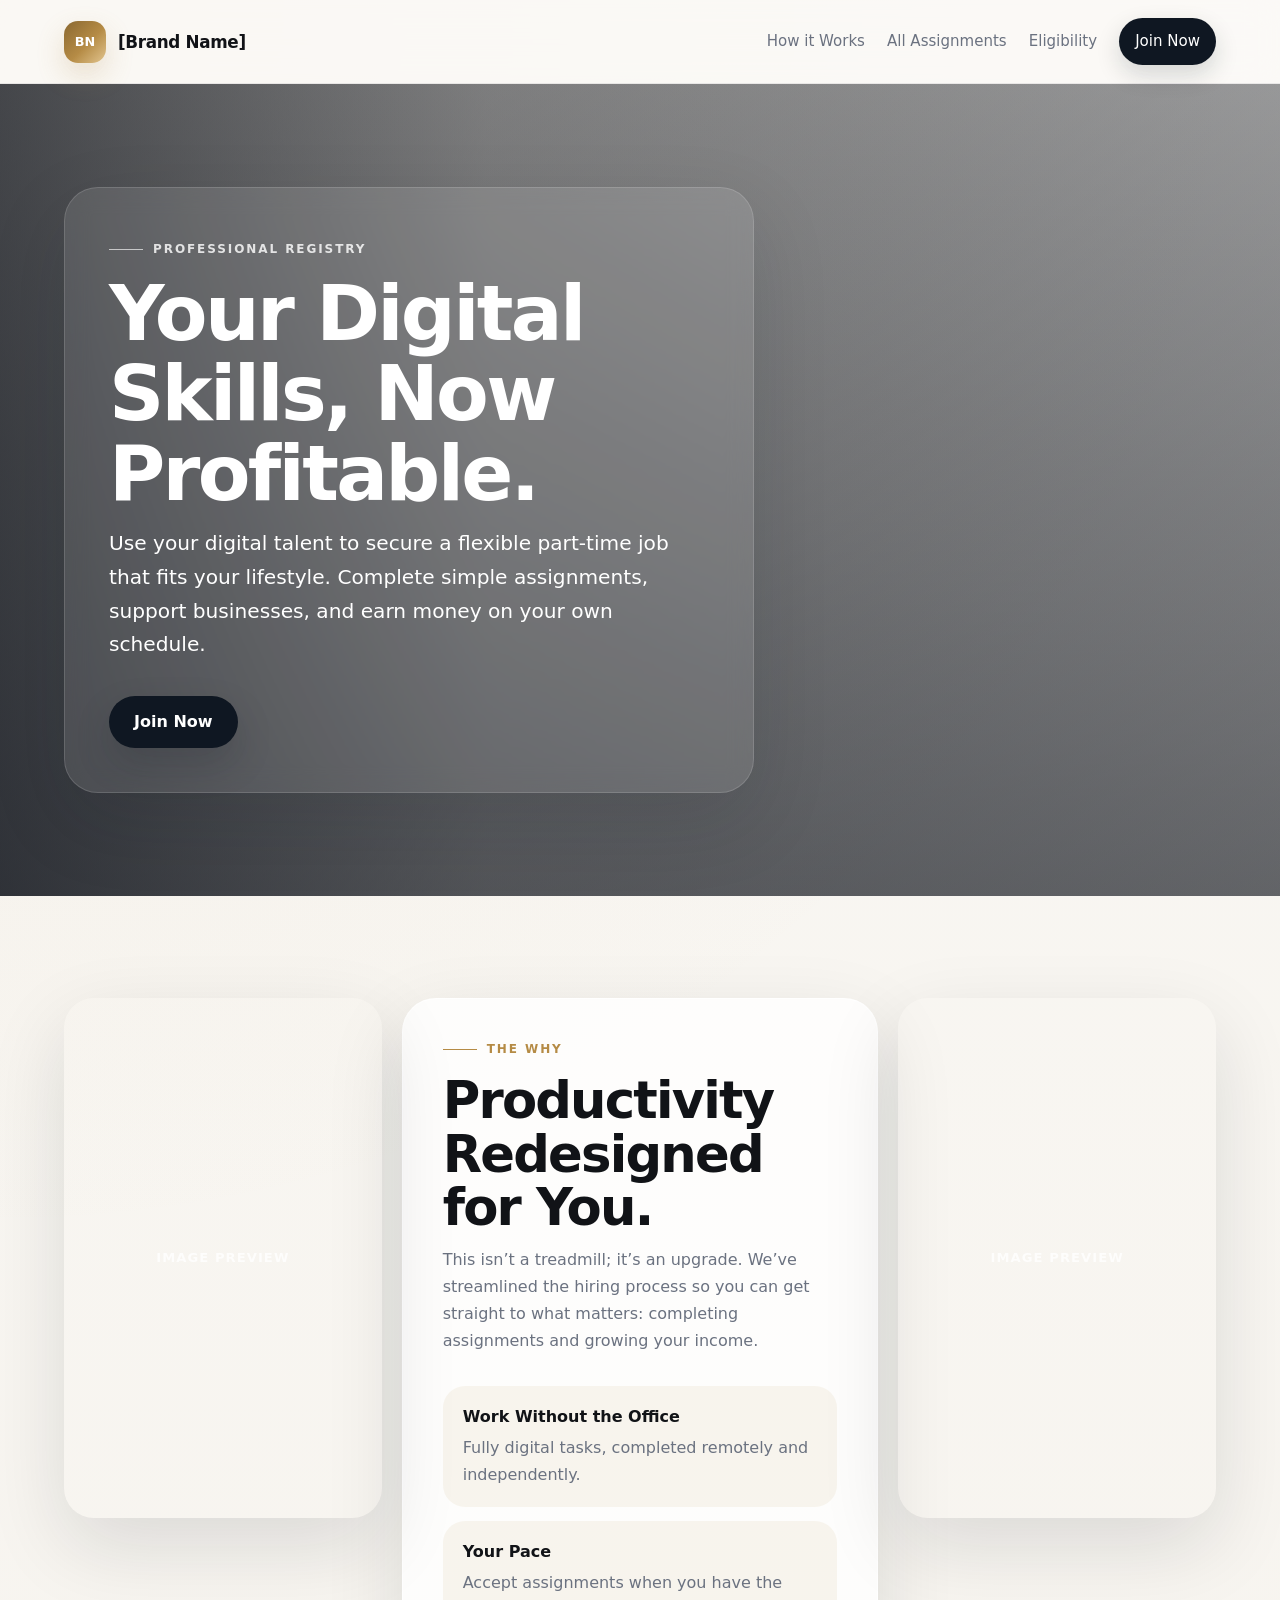
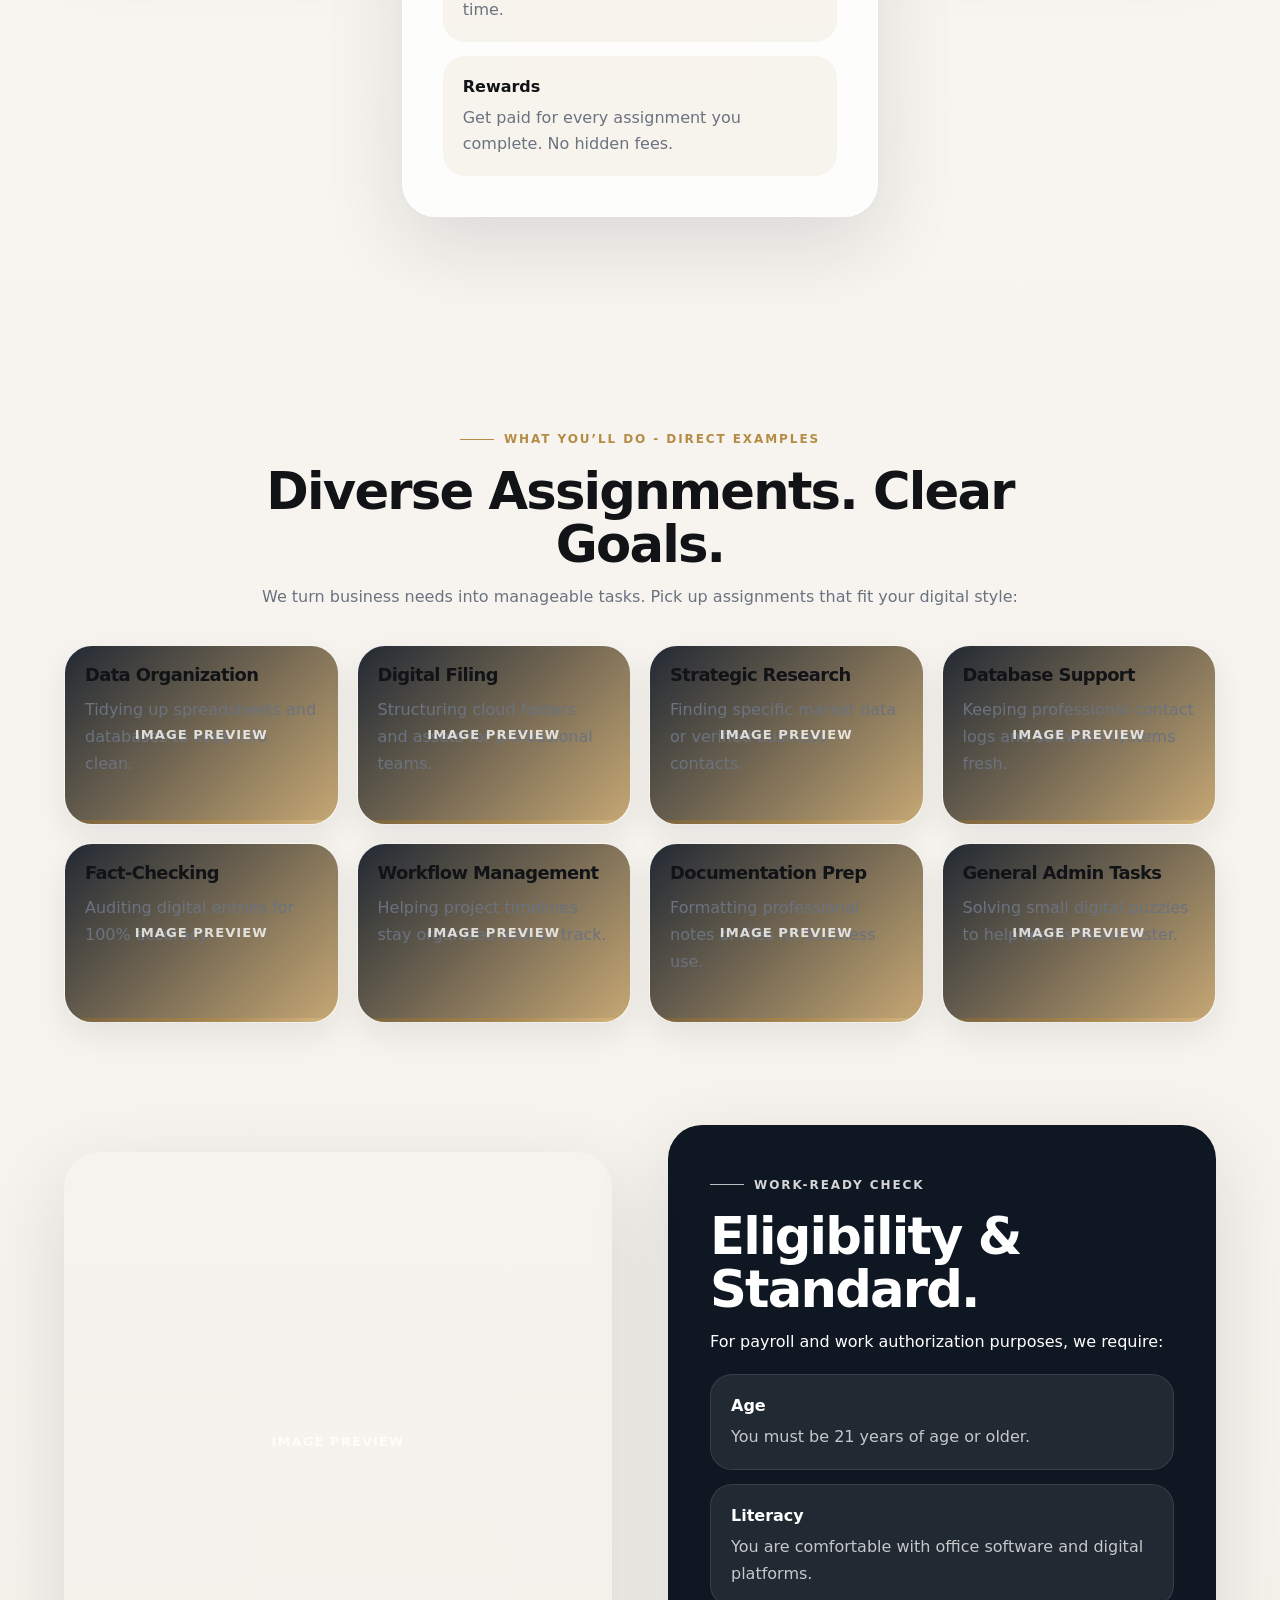
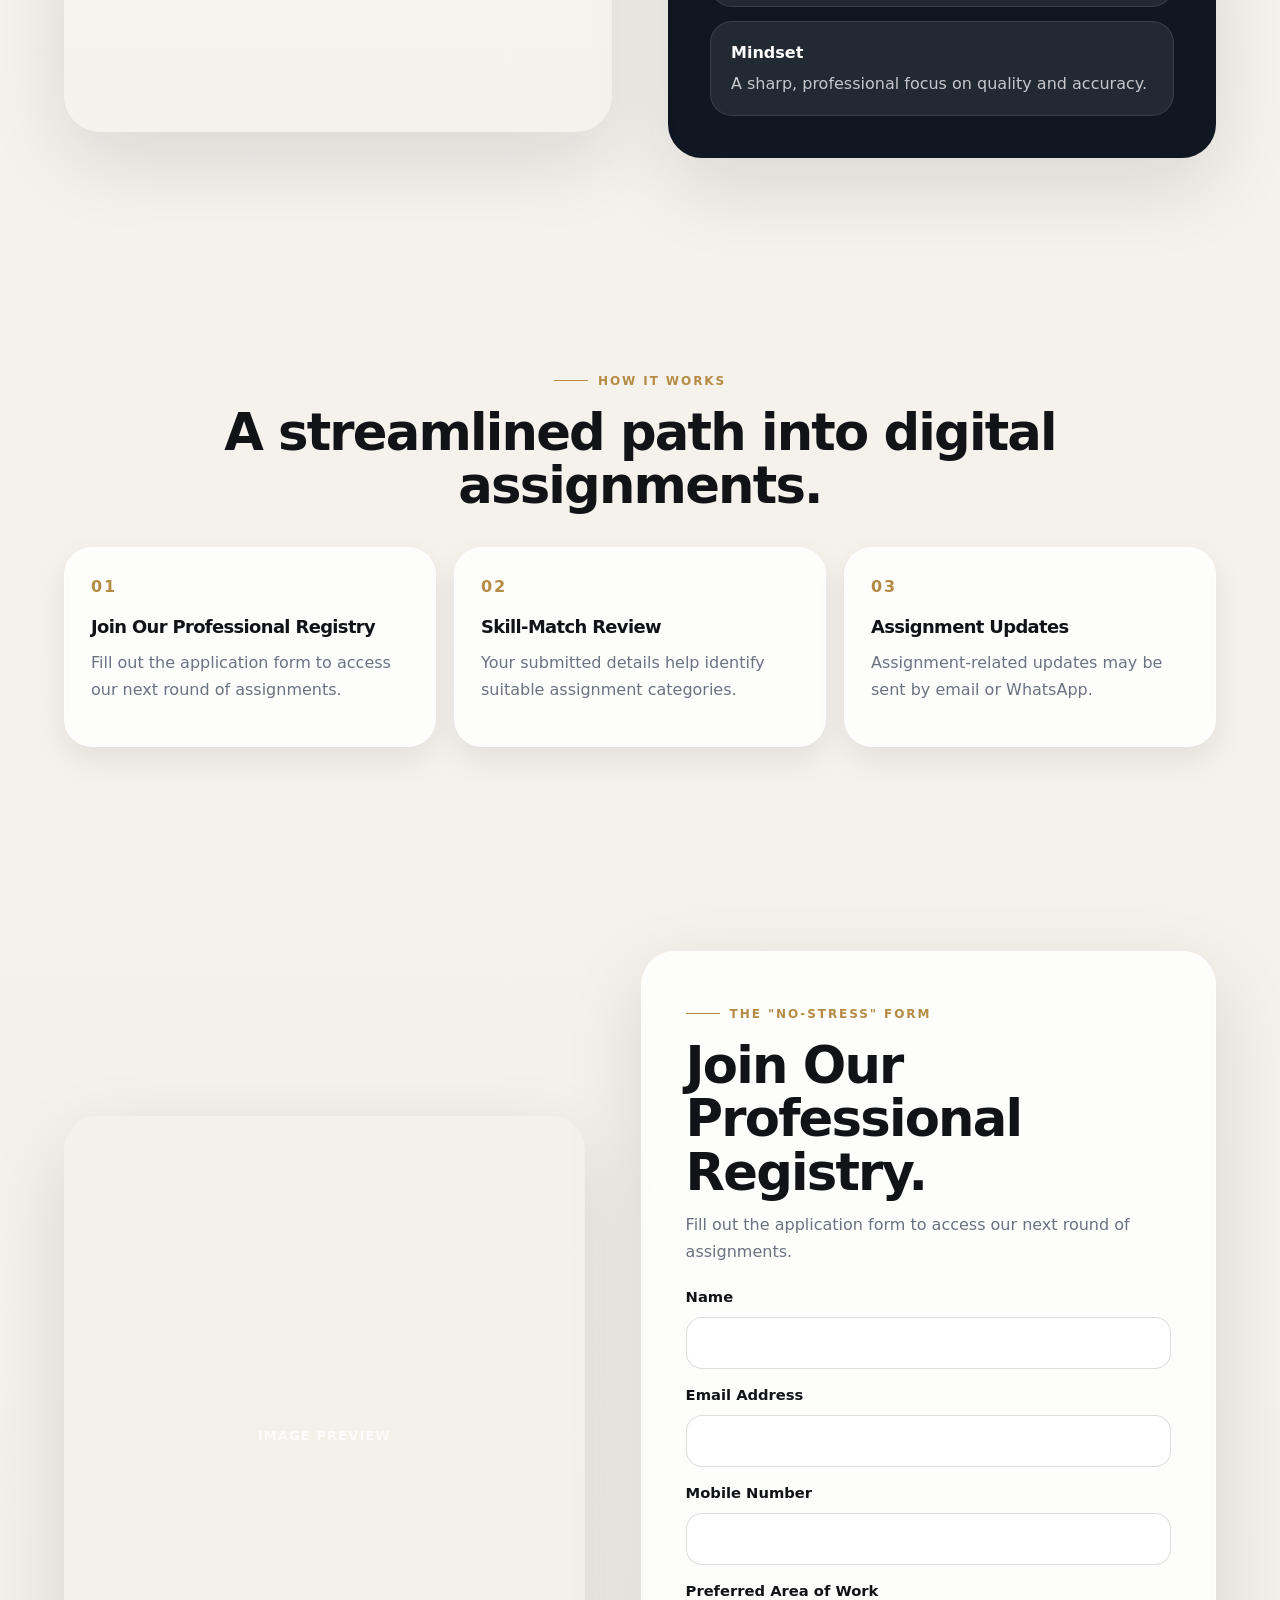
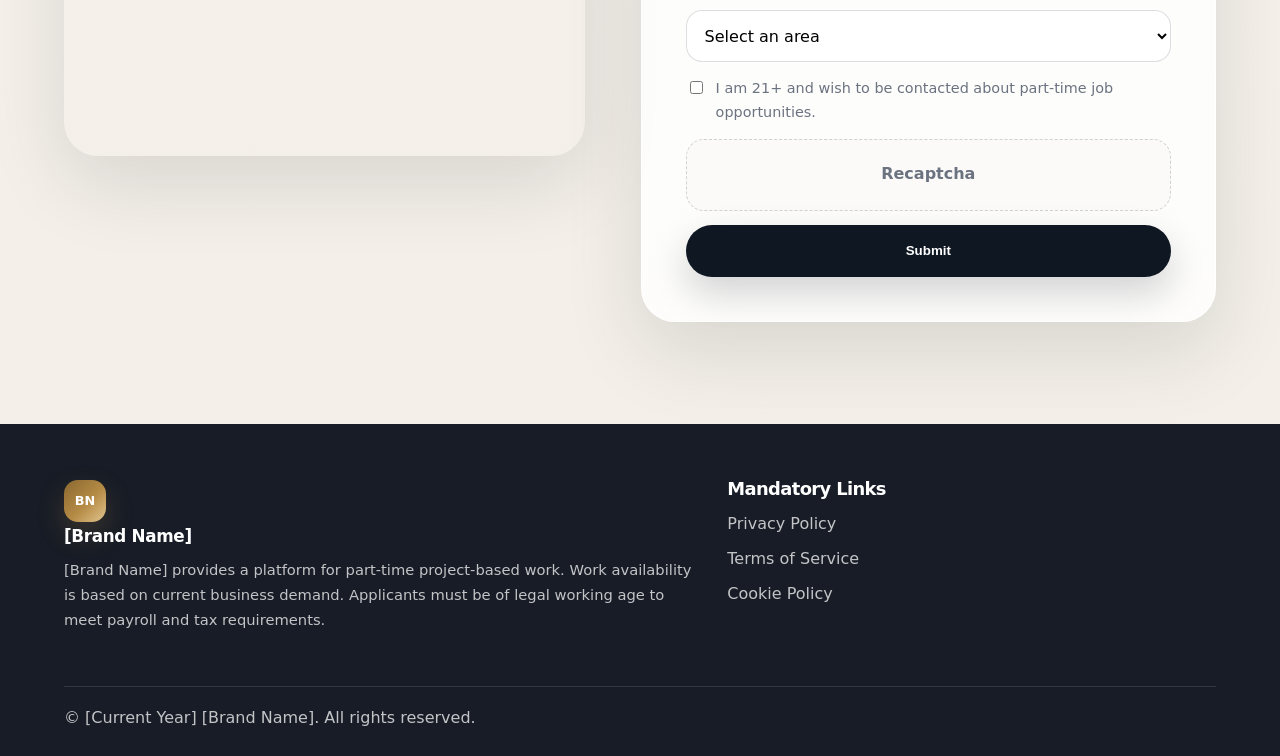
<file: index.html>
<!doctype html>
<html lang="en">
<head>
  <meta charset="utf-8" />
  <meta name="viewport" content="width=device-width, initial-scale=1" />
  <meta name="robots" content="index, follow" />
  <meta name="description" content="Use your digital talent to secure a flexible part-time job that fits your lifestyle." />
  <title>[Brand Name] | Your Digital Skills, Now Profitable.</title>
  <link rel="stylesheet" href="assets/style.css" />
</head>
<body>
  <header class="site-header">
    <a class="brand" href="index.html" aria-label="[Brand Name] Home">
      <span class="brand-mark">BN</span>
      <span class="brand-text">[Brand Name]</span>
    </a>
    <nav class="nav" aria-label="Primary navigation">
      <a href="index.html#how-it-works">How it Works</a>
      <a href="index.html#assignments">All Assignments</a>
      <a href="index.html#eligibility">Eligibility</a>
      <a class="nav-cta" href="index.html#join">Join Now</a>
    </nav>
  </header>

  <main>
    <section class="hero-photo-first">
      <div class="hero-backdrop">
        <img onerror="this.closest('figure, .hero-backdrop, .eligibility-photo, .form-photo, .assignment-card')?.classList.add('image-fallback'); this.remove();" src="https://images.unsplash.com/photo-1521737852567-6949f3f9f2b5?auto=format&fit=crop&w=1800&q=85" alt="Professional team collaborating in a modern US-style office" />
      </div>
      <div class="hero-overlay"></div>
      <div class="hero-content">
        <div class="hero-panel">
          <p class="eyebrow light">Professional Registry</p>
          <h1>Your Digital Skills, Now Profitable.</h1>
          <p class="lead">Use your digital talent to secure a flexible part-time job that fits your lifestyle. Complete simple assignments, support businesses, and earn money on your own schedule.</p>
          <a class="button primary" href="#join">Join Now</a>
        </div>
      </div>
    </section>

    <section class="image-ribbon">
      <figure><img onerror="this.closest('figure, .hero-backdrop, .eligibility-photo, .form-photo, .assignment-card')?.classList.add('image-fallback'); this.remove();" src="https://images.unsplash.com/photo-1497366754035-f200968a6e72?auto=format&fit=crop&w=1400&q=85" alt="Remote digital workspace for office-based assignments" /></figure>
      <div class="ribbon-copy">
        <p class="eyebrow">The Why</p>
        <h2>Productivity Redesigned for You.</h2>
        <p>This isn’t a treadmill; it’s an upgrade. We’ve streamlined the hiring process so you can get straight to what matters: completing assignments and growing your income.</p>
        <div class="why-points">
          <article><strong>Work Without the Office</strong><span>Fully digital tasks, completed remotely and independently.</span></article>
          <article><strong>Your Pace</strong><span>Accept assignments when you have the time.</span></article>
          <article><strong>Rewards</strong><span>Get paid for every assignment you complete. No hidden fees.</span></article>
        </div>
      </div>
      <figure><img onerror="this.closest('figure, .hero-backdrop, .eligibility-photo, .form-photo, .assignment-card')?.classList.add('image-fallback'); this.remove();" src="https://images.unsplash.com/photo-1552664730-d307ca884978?auto=format&fit=crop&w=1400&q=85" alt="Project planning and digital workflow meeting" /></figure>
    </section>

    <section id="assignments" class="assignments-premium">
      <div class="section-heading centered">
        <p class="eyebrow">What You’ll Do - Direct Examples</p>
        <h2>Diverse Assignments. Clear Goals.</h2>
        <p>We turn business needs into manageable tasks. Pick up assignments that fit your digital style:</p>
      </div>

      <div class="assignment-photo-grid">
        <article class="assignment-card">
          <img onerror="this.closest('figure, .hero-backdrop, .eligibility-photo, .form-photo, .assignment-card')?.classList.add('image-fallback'); this.remove();" src="https://images.unsplash.com/photo-1460925895917-afdab827c52f?auto=format&fit=crop&w=1200&q=85" alt="Data dashboard and spreadsheet analytics for data organization" />
          <div><h3>Data Organization</h3><p>Tidying up spreadsheets and databases to keep info clean.</p></div>
        </article>
        <article class="assignment-card">
          <img onerror="this.closest('figure, .hero-backdrop, .eligibility-photo, .form-photo, .assignment-card')?.classList.add('image-fallback'); this.remove();" src="https://images.unsplash.com/photo-1450101499163-c8848c66ca85?auto=format&fit=crop&w=1200&q=85" alt="Business documents and folders for digital filing" />
          <div><h3>Digital Filing</h3><p>Structuring cloud folders and assets for professional teams.</p></div>
        </article>
        <article class="assignment-card">
          <img onerror="this.closest('figure, .hero-backdrop, .eligibility-photo, .form-photo, .assignment-card')?.classList.add('image-fallback'); this.remove();" src="https://images.unsplash.com/photo-1516321318423-f06f85e504b3?auto=format&fit=crop&w=1200&q=85" alt="Laptop workspace for strategic online research" />
          <div><h3>Strategic Research</h3><p>Finding specific market data or verified business contacts.</p></div>
        </article>
        <article class="assignment-card">
          <img onerror="this.closest('figure, .hero-backdrop, .eligibility-photo, .form-photo, .assignment-card')?.classList.add('image-fallback'); this.remove();" src="https://images.unsplash.com/photo-1519389950473-47ba0277781c?auto=format&fit=crop&w=1200&q=85" alt="Team laptops and systems for database support" />
          <div><h3>Database Support</h3><p>Keeping professional contact logs and software systems fresh.</p></div>
        </article>
        <article class="assignment-card">
          <img onerror="this.closest('figure, .hero-backdrop, .eligibility-photo, .form-photo, .assignment-card')?.classList.add('image-fallback'); this.remove();" src="https://images.unsplash.com/photo-1484480974693-6ca0a78fb36b?auto=format&fit=crop&w=1200&q=85" alt="Checklist and notes for fact-checking accuracy" />
          <div><h3>Fact-Checking</h3><p>Auditing digital entries for 100% accuracy.</p></div>
        </article>
        <article class="assignment-card">
          <img onerror="this.closest('figure, .hero-backdrop, .eligibility-photo, .form-photo, .assignment-card')?.classList.add('image-fallback'); this.remove();" src="https://images.unsplash.com/photo-1557804506-669a67965ba0?auto=format&fit=crop&w=1200&q=85" alt="Team planning session for workflow management" />
          <div><h3>Workflow Management</h3><p>Helping project timelines stay organized and on track.</p></div>
        </article>
        <article class="assignment-card">
          <img onerror="this.closest('figure, .hero-backdrop, .eligibility-photo, .form-photo, .assignment-card')?.classList.add('image-fallback'); this.remove();" src="https://images.unsplash.com/photo-1454165804606-c3d57bc86b40?auto=format&fit=crop&w=1200&q=85" alt="Documents and laptop for documentation preparation" />
          <div><h3>Documentation Prep</h3><p>Formatting professional notes or files for business use.</p></div>
        </article>
        <article class="assignment-card">
          <img onerror="this.closest('figure, .hero-backdrop, .eligibility-photo, .form-photo, .assignment-card')?.classList.add('image-fallback'); this.remove();" src="https://images.unsplash.com/photo-1517245386807-bb43f82c33c4?auto=format&fit=crop&w=1200&q=85" alt="Business planning board for general admin tasks" />
          <div><h3>General Admin Tasks</h3><p>Solving small digital puzzles to help teams move faster.</p></div>
        </article>
      </div>
    </section>

    <section id="eligibility" class="eligibility-premium">
      <div class="eligibility-photo">
        <img onerror="this.closest('figure, .hero-backdrop, .eligibility-photo, .form-photo, .assignment-card')?.classList.add('image-fallback'); this.remove();" src="https://images.unsplash.com/photo-1522202176988-66273c2fd55f?auto=format&fit=crop&w=1500&q=85" alt="Professional team environment for eligibility and standards" />
      </div>
      <div class="eligibility-content">
        <p class="eyebrow">Work-Ready Check</p>
        <h2>Eligibility &amp; Standard.</h2>
        <p>For payroll and work authorization purposes, we require:</p>
        <div class="standard-list">
          <article><strong>Age</strong><span>You must be 21 years of age or older.</span></article>
          <article><strong>Literacy</strong><span>You are comfortable with office software and digital platforms.</span></article>
          <article><strong>Mindset</strong><span>A sharp, professional focus on quality and accuracy.</span></article>
        </div>
      </div>
    </section>

    <section id="how-it-works" class="steps-section">
      <div class="section-heading centered">
        <p class="eyebrow">How it Works</p>
        <h2>A streamlined path into digital assignments.</h2>
      </div>
      <div class="steps-grid">
        <article><span>01</span><h3>Join Our Professional Registry</h3><p>Fill out the application form to access our next round of assignments.</p></article>
        <article><span>02</span><h3>Skill-Match Review</h3><p>Your submitted details help identify suitable assignment categories.</p></article>
        <article><span>03</span><h3>Assignment Updates</h3><p>Assignment-related updates may be sent by email or WhatsApp.</p></article>
      </div>
    </section>

    <section id="join" class="form-photo-section">
      <div class="form-photo">
        <img onerror="this.closest('figure, .hero-backdrop, .eligibility-photo, .form-photo, .assignment-card')?.classList.add('image-fallback'); this.remove();" src="https://images.unsplash.com/photo-1497366811353-6870744d04b2?auto=format&fit=crop&w=1400&q=85" alt="Clean office desk for professional registry application" />
      </div>
      <div class="form-card">
        <p class="eyebrow">The "No-Stress" Form</p>
        <h2>Join Our Professional Registry.</h2>
        <p>Fill out the application form to access our next round of assignments.</p>

        <form class="registry-form" action="thank-you.html" method="get">
          <div>
            <label for="name">Name</label>
            <input id="name" name="name" type="text" required />
          </div>
          <div>
            <label for="email">Email Address</label>
            <input id="email" name="email" type="email" required />
          </div>
          <div>
            <label for="mobile">Mobile Number</label>
            <input id="mobile" name="mobile" type="tel" required />
          </div>
          <div>
            <label for="work-area">Preferred Area of Work</label>
            <select id="work-area" name="preferred_area" required>
              <option value="">Select an area</option>
              <option>Admin</option>
              <option>Data</option>
              <option>Research</option>
            </select>
          </div>
          <label class="checkbox-row">
            <input type="checkbox" required />
            <span>I am 21+ and wish to be contacted about part-time job opportunities.</span>
          </label>
          <div class="recaptcha-box">Recaptcha</div>
          <button class="button primary full" type="submit">Submit</button>
        </form>
      </div>
    </section>
  </main>

  <footer class="site-footer">
    <div class="footer-brand-wrap">
      <a class="brand footer-brand" href="index.html" aria-label="[Brand Name] Home">
        <span class="brand-mark">BN</span>
        <span class="brand-text">[Brand Name]</span>
      </a>
      <p class="disclaimer">[Brand Name] provides a platform for part-time project-based work. Work availability is based on current business demand. Applicants must be of legal working age to meet payroll and tax requirements.</p>
    </div>
    <div class="footer-links">
      <h3>Mandatory Links</h3>
      <a href="privacy.html">Privacy Policy</a>
      <a href="terms.html">Terms of Service</a>
      <a href="cookie.html">Cookie Policy</a>
    </div>
    <p class="copyright">© [Current Year] [Brand Name]. All rights reserved.</p>
  </footer>
</body>
</html>
</file>
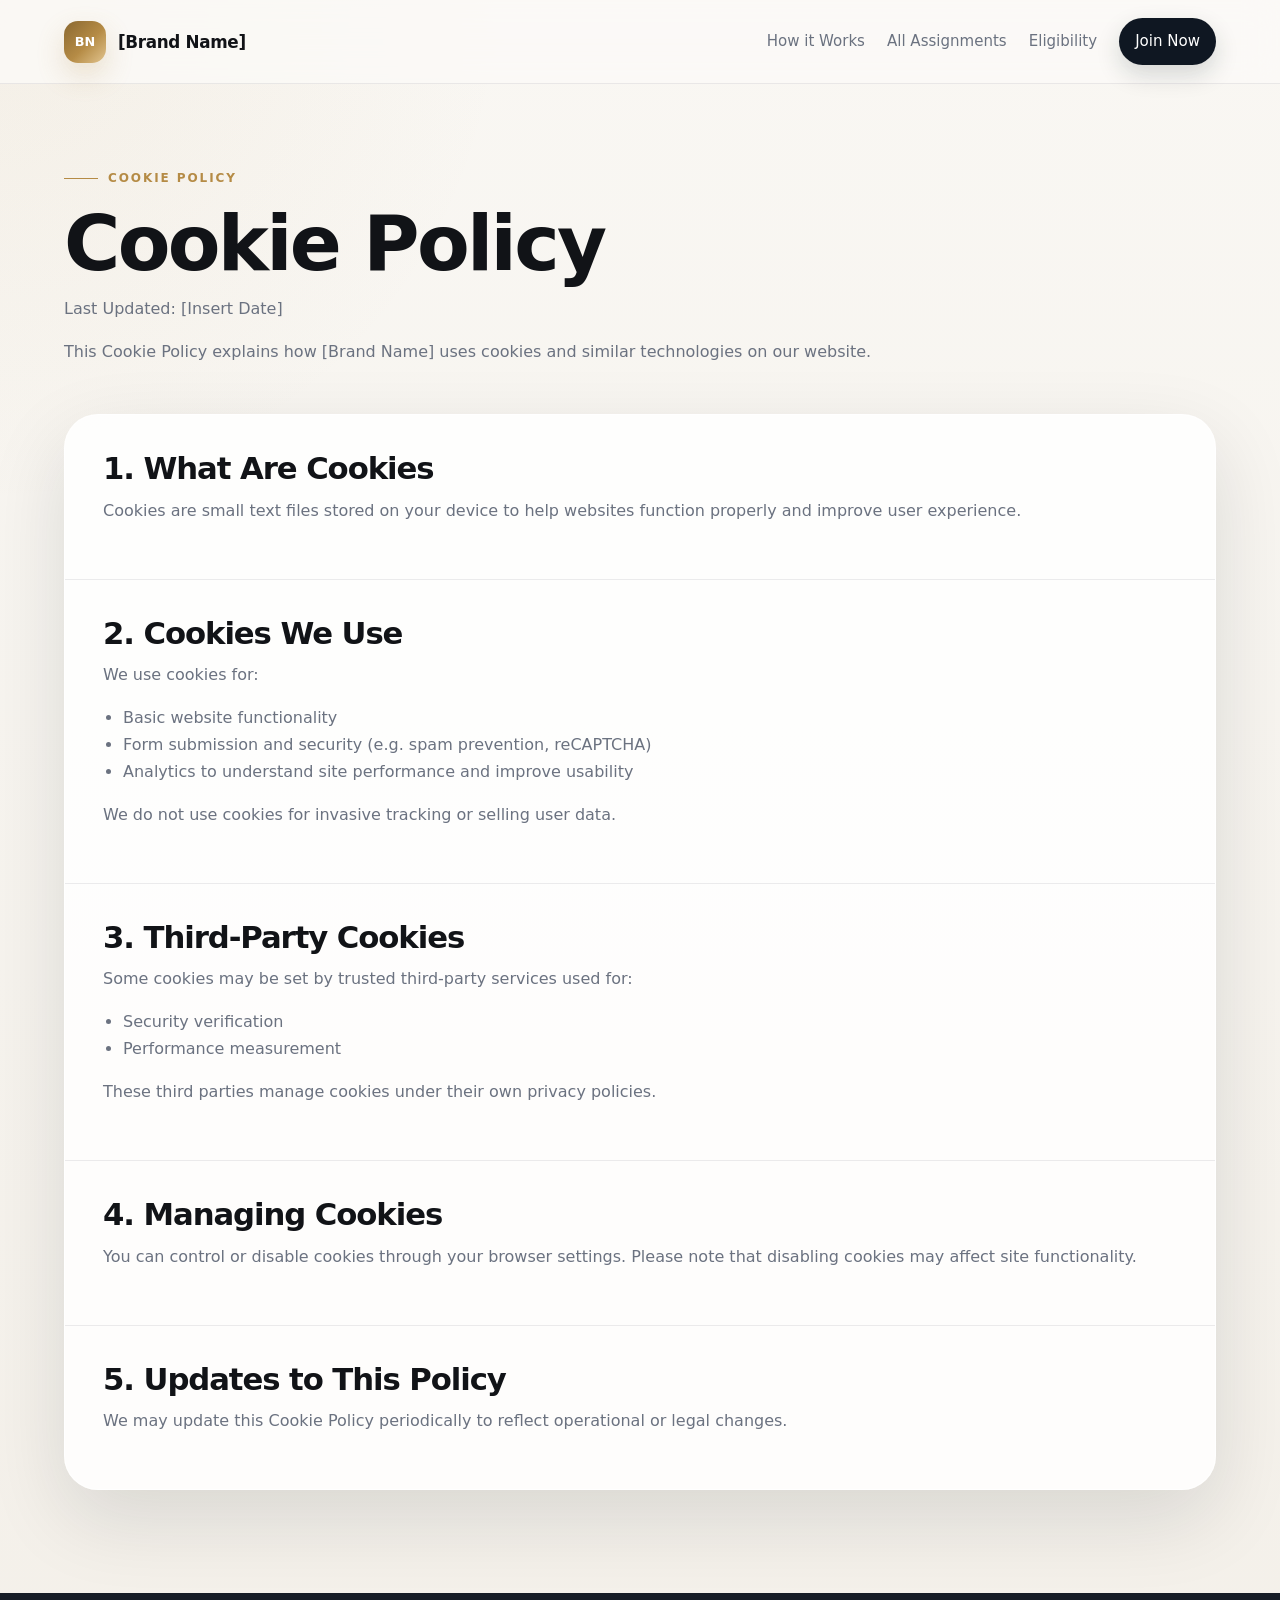
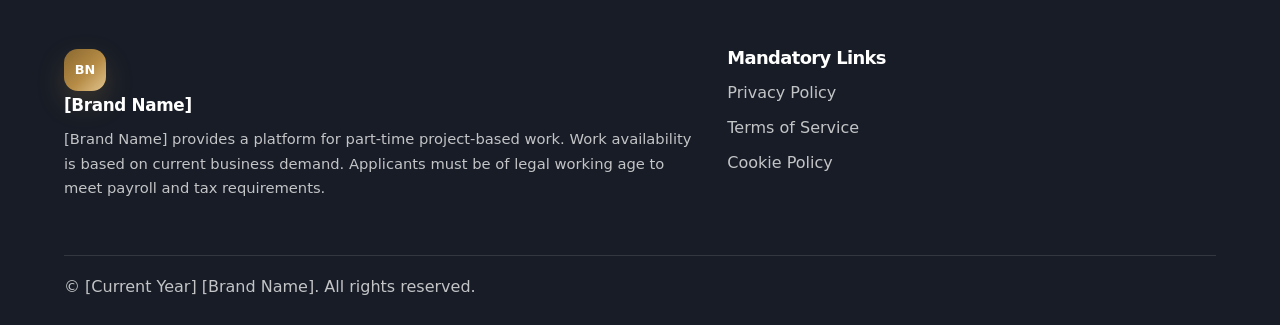
<file: cookie.html>
<!doctype html>
<html lang="en">
<head>
  <meta charset="utf-8" />
  <meta name="viewport" content="width=device-width, initial-scale=1" />
  <meta name="robots" content="index, follow" />
  <meta name="description" content="Cookie Policy" />
  <title>Cookie Policy | [Brand Name]</title>
  <link rel="stylesheet" href="assets/style.css" />
</head>
<body>
  <header class="site-header">
    <a class="brand" href="index.html" aria-label="[Brand Name] Home">
      <span class="brand-mark">BN</span>
      <span class="brand-text">[Brand Name]</span>
    </a>
    <nav class="nav" aria-label="Primary navigation">
      <a href="index.html#how-it-works">How it Works</a>
      <a href="index.html#assignments">All Assignments</a>
      <a href="index.html#eligibility">Eligibility</a>
      <a class="nav-cta" href="index.html#join">Join Now</a>
    </nav>
  </header>

  <main class="legal-main">
    <section class="legal-hero premium-hero">
      <p class="eyebrow">Cookie Policy</p>
      <h1>Cookie Policy</h1>
      <p>Last Updated: [Insert Date]</p>
      <p>This Cookie Policy explains how [Brand Name] uses cookies and similar technologies on our website.</p>
    </section>

    <article class="legal-document premium-doc">
      <section>
        <h2>1. What Are Cookies</h2>
        <p>Cookies are small text files stored on your device to help websites function properly and improve user experience.</p>
      </section>
      <section>
        <h2>2. Cookies We Use</h2>
        <p>We use cookies for:</p>
        <ul>
          <li>Basic website functionality</li>
          <li>Form submission and security (e.g. spam prevention, reCAPTCHA)</li>
          <li>Analytics to understand site performance and improve usability</li>
        </ul>
        <p>We do not use cookies for invasive tracking or selling user data.</p>
      </section>
      <section>
        <h2>3. Third-Party Cookies</h2>
        <p>Some cookies may be set by trusted third-party services used for:</p>
        <ul>
          <li>Security verification</li>
          <li>Performance measurement</li>
        </ul>
        <p>These third parties manage cookies under their own privacy policies.</p>
      </section>
      <section>
        <h2>4. Managing Cookies</h2>
        <p>You can control or disable cookies through your browser settings. Please note that disabling cookies may affect site functionality.</p>
      </section>
      <section>
        <h2>5. Updates to This Policy</h2>
        <p>We may update this Cookie Policy periodically to reflect operational or legal changes.</p>
      </section>
    </article>
  </main>

  <footer class="site-footer">
    <div class="footer-brand-wrap">
      <a class="brand footer-brand" href="index.html" aria-label="[Brand Name] Home">
        <span class="brand-mark">BN</span>
        <span class="brand-text">[Brand Name]</span>
      </a>
      <p class="disclaimer">[Brand Name] provides a platform for part-time project-based work. Work availability is based on current business demand. Applicants must be of legal working age to meet payroll and tax requirements.</p>
    </div>
    <div class="footer-links">
      <h3>Mandatory Links</h3>
      <a href="privacy.html">Privacy Policy</a>
      <a href="terms.html">Terms of Service</a>
      <a href="cookie.html">Cookie Policy</a>
    </div>
    <p class="copyright">© [Current Year] [Brand Name]. All rights reserved.</p>
  </footer>
</body>
</html>
</file>
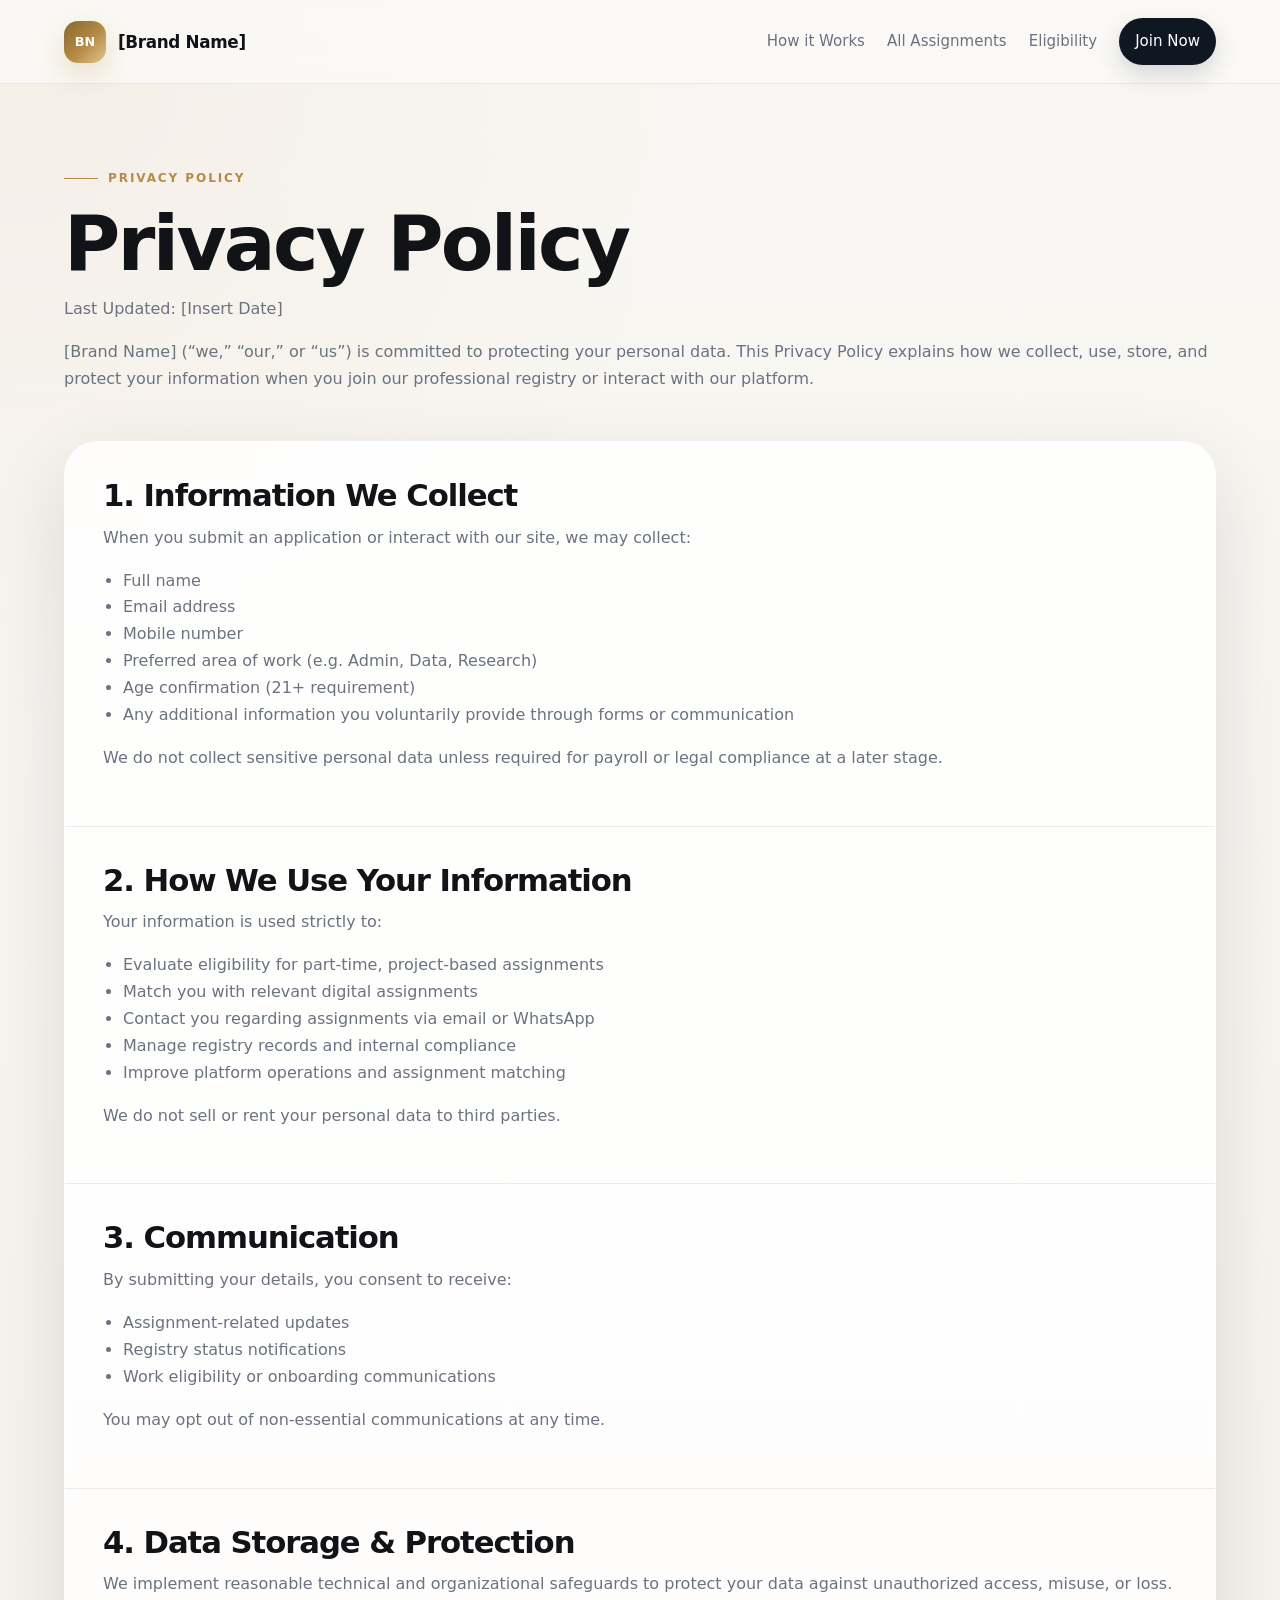
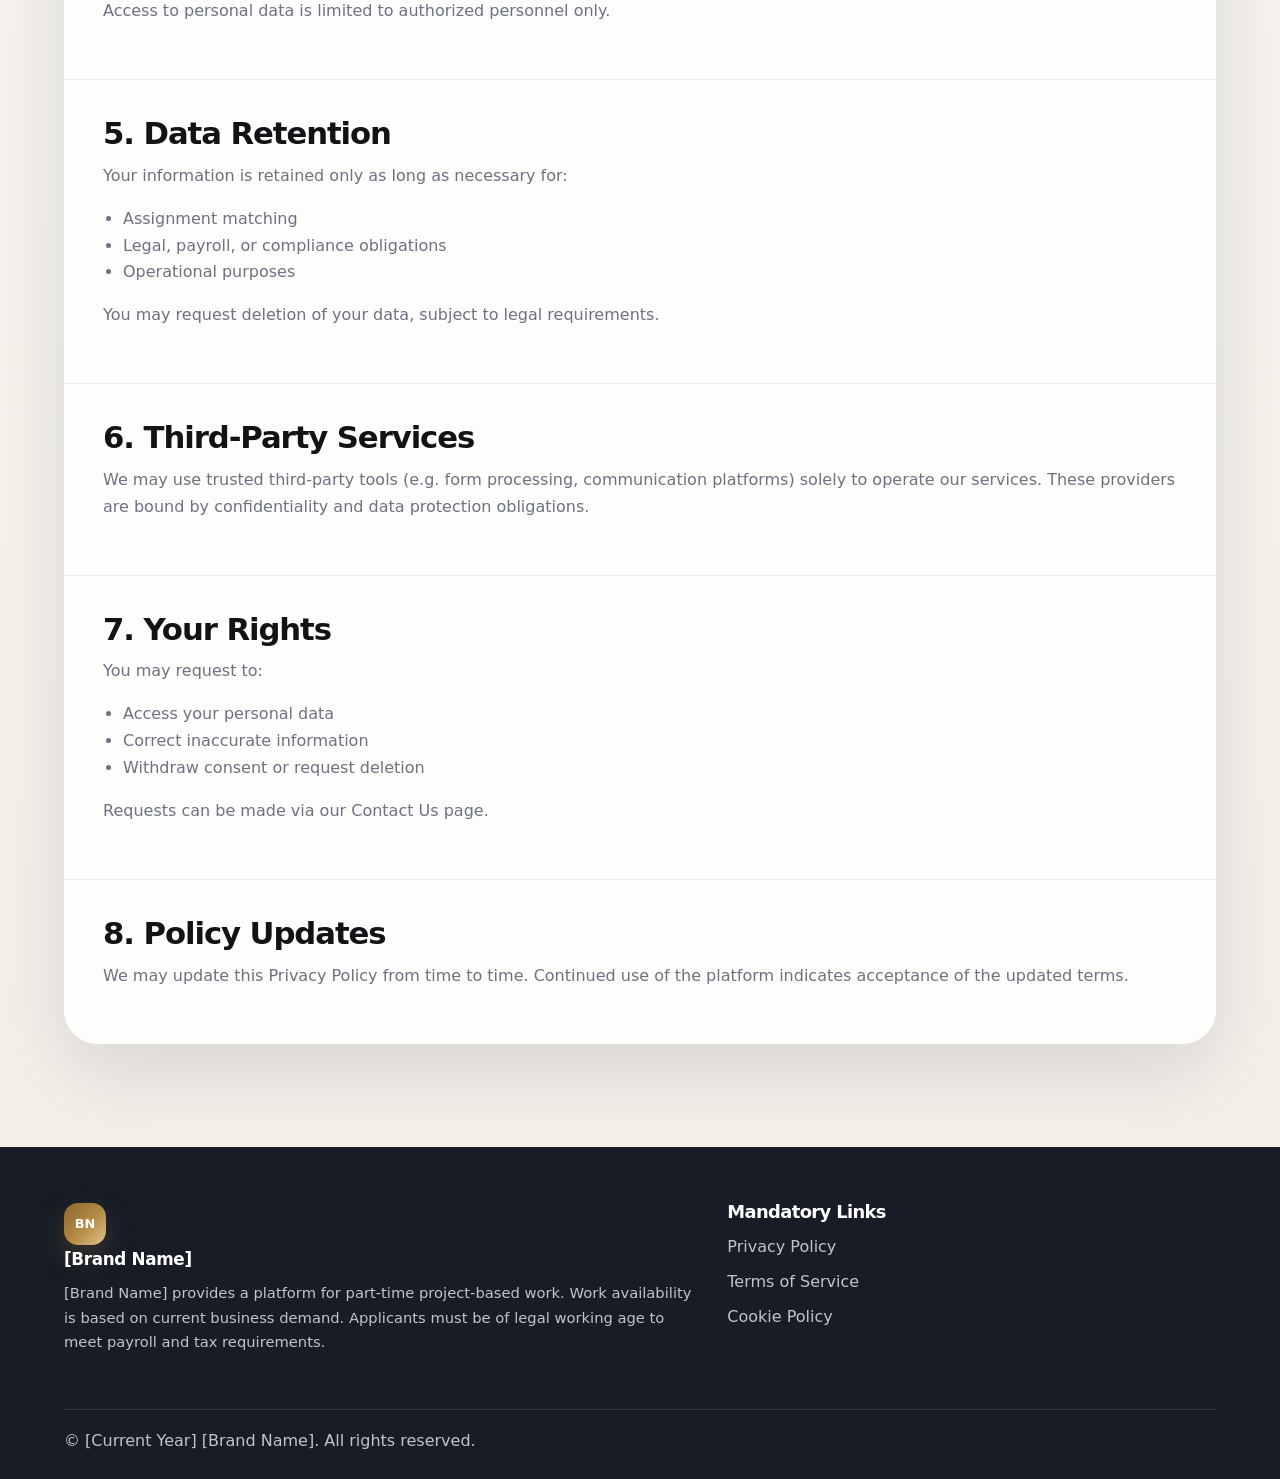
<file: privacy.html>
<!doctype html>
<html lang="en">
<head>
  <meta charset="utf-8" />
  <meta name="viewport" content="width=device-width, initial-scale=1" />
  <meta name="robots" content="index, follow" />
  <meta name="description" content="Privacy Policy" />
  <title>Privacy Policy | [Brand Name]</title>
  <link rel="stylesheet" href="assets/style.css" />
</head>
<body>
  <header class="site-header">
    <a class="brand" href="index.html" aria-label="[Brand Name] Home">
      <span class="brand-mark">BN</span>
      <span class="brand-text">[Brand Name]</span>
    </a>
    <nav class="nav" aria-label="Primary navigation">
      <a href="index.html#how-it-works">How it Works</a>
      <a href="index.html#assignments">All Assignments</a>
      <a href="index.html#eligibility">Eligibility</a>
      <a class="nav-cta" href="index.html#join">Join Now</a>
    </nav>
  </header>

  <main class="legal-main">
    <section class="legal-hero premium-hero">
      <p class="eyebrow">Privacy Policy</p>
      <h1>Privacy Policy</h1>
      <p>Last Updated: [Insert Date]</p>
      <p>[Brand Name] (“we,” “our,” or “us”) is committed to protecting your personal data. This Privacy Policy explains how we collect, use, store, and protect your information when you join our professional registry or interact with our platform.</p>
    </section>

    <article class="legal-document premium-doc">
      <section>
        <h2>1. Information We Collect</h2>
        <p>When you submit an application or interact with our site, we may collect:</p>
        <ul>
          <li>Full name</li>
          <li>Email address</li>
          <li>Mobile number</li>
          <li>Preferred area of work (e.g. Admin, Data, Research)</li>
          <li>Age confirmation (21+ requirement)</li>
          <li>Any additional information you voluntarily provide through forms or communication</li>
        </ul>
        <p>We do not collect sensitive personal data unless required for payroll or legal compliance at a later stage.</p>
      </section>
      <section>
        <h2>2. How We Use Your Information</h2>
        <p>Your information is used strictly to:</p>
        <ul>
          <li>Evaluate eligibility for part-time, project-based assignments</li>
          <li>Match you with relevant digital assignments</li>
          <li>Contact you regarding assignments via email or WhatsApp</li>
          <li>Manage registry records and internal compliance</li>
          <li>Improve platform operations and assignment matching</li>
        </ul>
        <p>We do not sell or rent your personal data to third parties.</p>
      </section>
      <section>
        <h2>3. Communication</h2>
        <p>By submitting your details, you consent to receive:</p>
        <ul>
          <li>Assignment-related updates</li>
          <li>Registry status notifications</li>
          <li>Work eligibility or onboarding communications</li>
        </ul>
        <p>You may opt out of non-essential communications at any time.</p>
      </section>
      <section>
        <h2>4. Data Storage &amp; Protection</h2>
        <p>We implement reasonable technical and organizational safeguards to protect your data against unauthorized access, misuse, or loss. Access to personal data is limited to authorized personnel only.</p>
      </section>
      <section>
        <h2>5. Data Retention</h2>
        <p>Your information is retained only as long as necessary for:</p>
        <ul>
          <li>Assignment matching</li>
          <li>Legal, payroll, or compliance obligations</li>
          <li>Operational purposes</li>
        </ul>
        <p>You may request deletion of your data, subject to legal requirements.</p>
      </section>
      <section>
        <h2>6. Third-Party Services</h2>
        <p>We may use trusted third-party tools (e.g. form processing, communication platforms) solely to operate our services. These providers are bound by confidentiality and data protection obligations.</p>
      </section>
      <section>
        <h2>7. Your Rights</h2>
        <p>You may request to:</p>
        <ul>
          <li>Access your personal data</li>
          <li>Correct inaccurate information</li>
          <li>Withdraw consent or request deletion</li>
        </ul>
        <p>Requests can be made via our Contact Us page.</p>
      </section>
      <section>
        <h2>8. Policy Updates</h2>
        <p>We may update this Privacy Policy from time to time. Continued use of the platform indicates acceptance of the updated terms.</p>
      </section>
    </article>
  </main>

  <footer class="site-footer">
    <div class="footer-brand-wrap">
      <a class="brand footer-brand" href="index.html" aria-label="[Brand Name] Home">
        <span class="brand-mark">BN</span>
        <span class="brand-text">[Brand Name]</span>
      </a>
      <p class="disclaimer">[Brand Name] provides a platform for part-time project-based work. Work availability is based on current business demand. Applicants must be of legal working age to meet payroll and tax requirements.</p>
    </div>
    <div class="footer-links">
      <h3>Mandatory Links</h3>
      <a href="privacy.html">Privacy Policy</a>
      <a href="terms.html">Terms of Service</a>
      <a href="cookie.html">Cookie Policy</a>
    </div>
    <p class="copyright">© [Current Year] [Brand Name]. All rights reserved.</p>
  </footer>
</body>
</html>
</file>
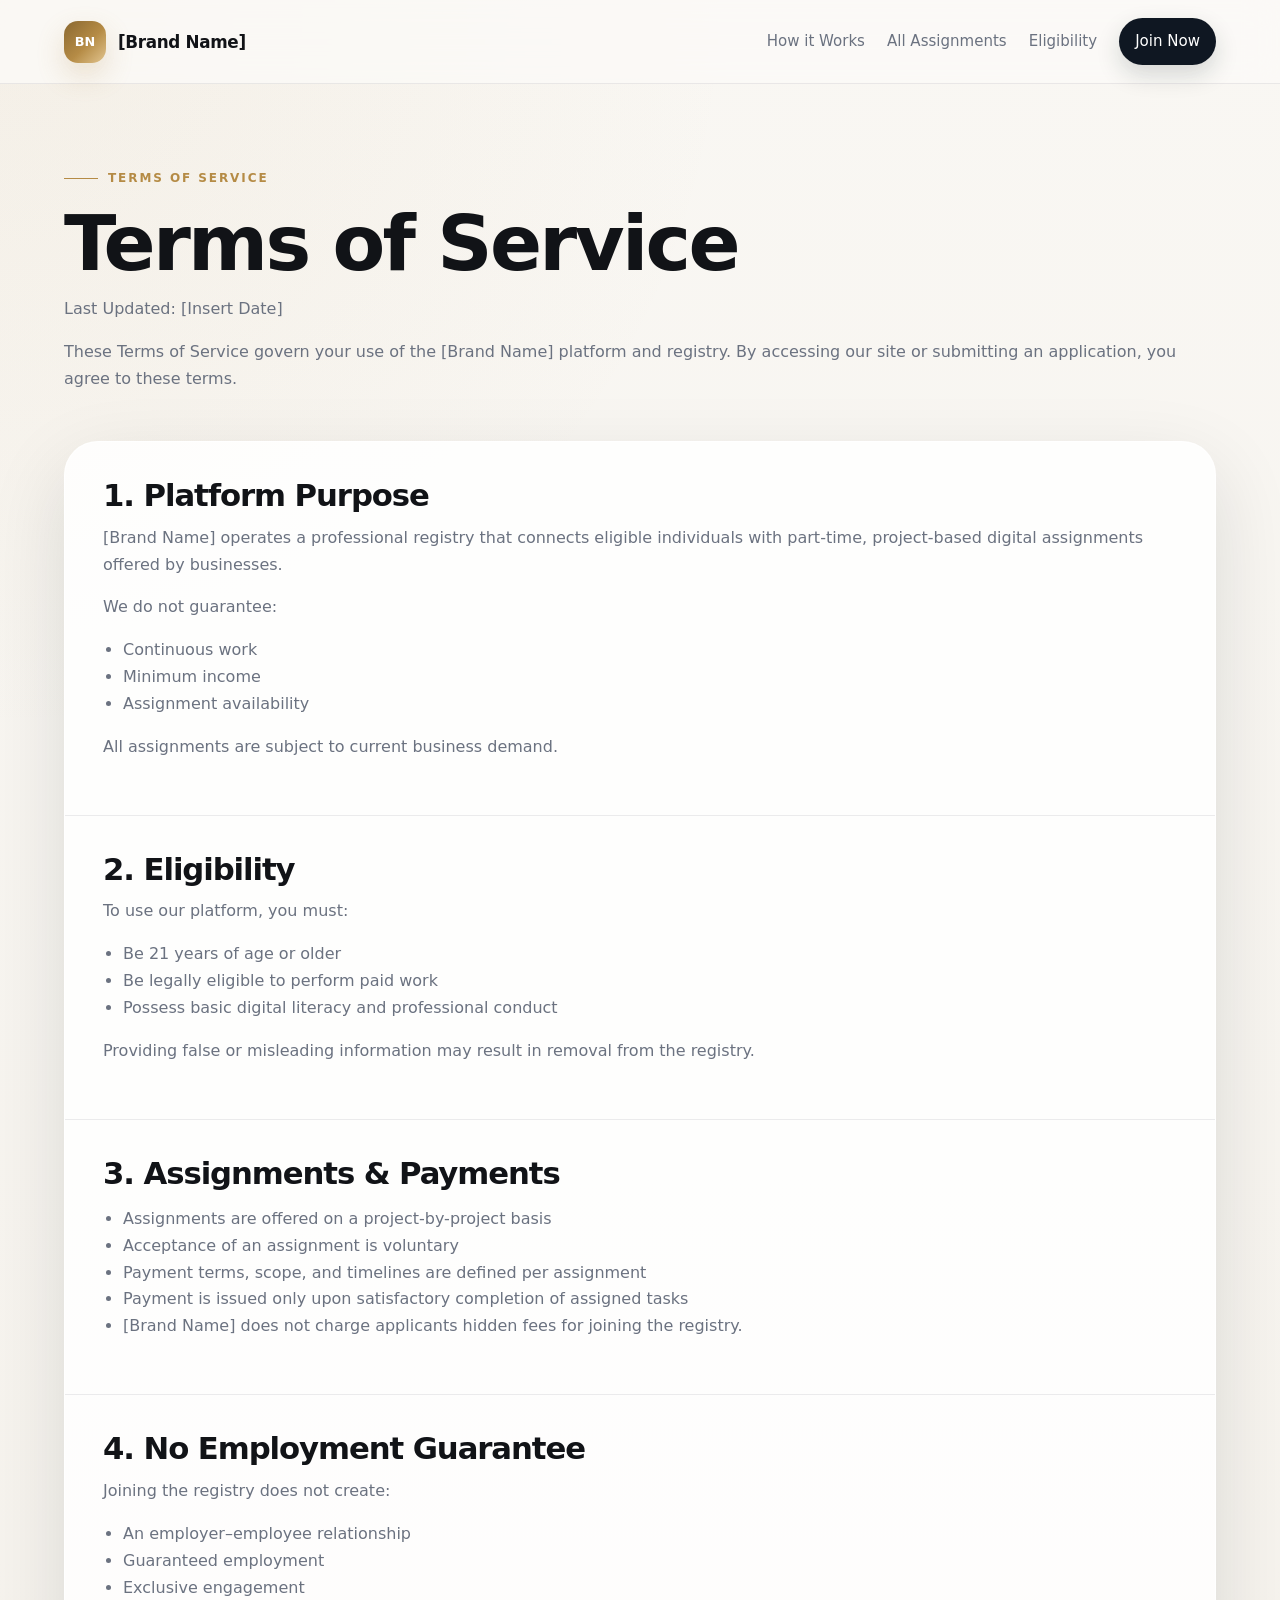
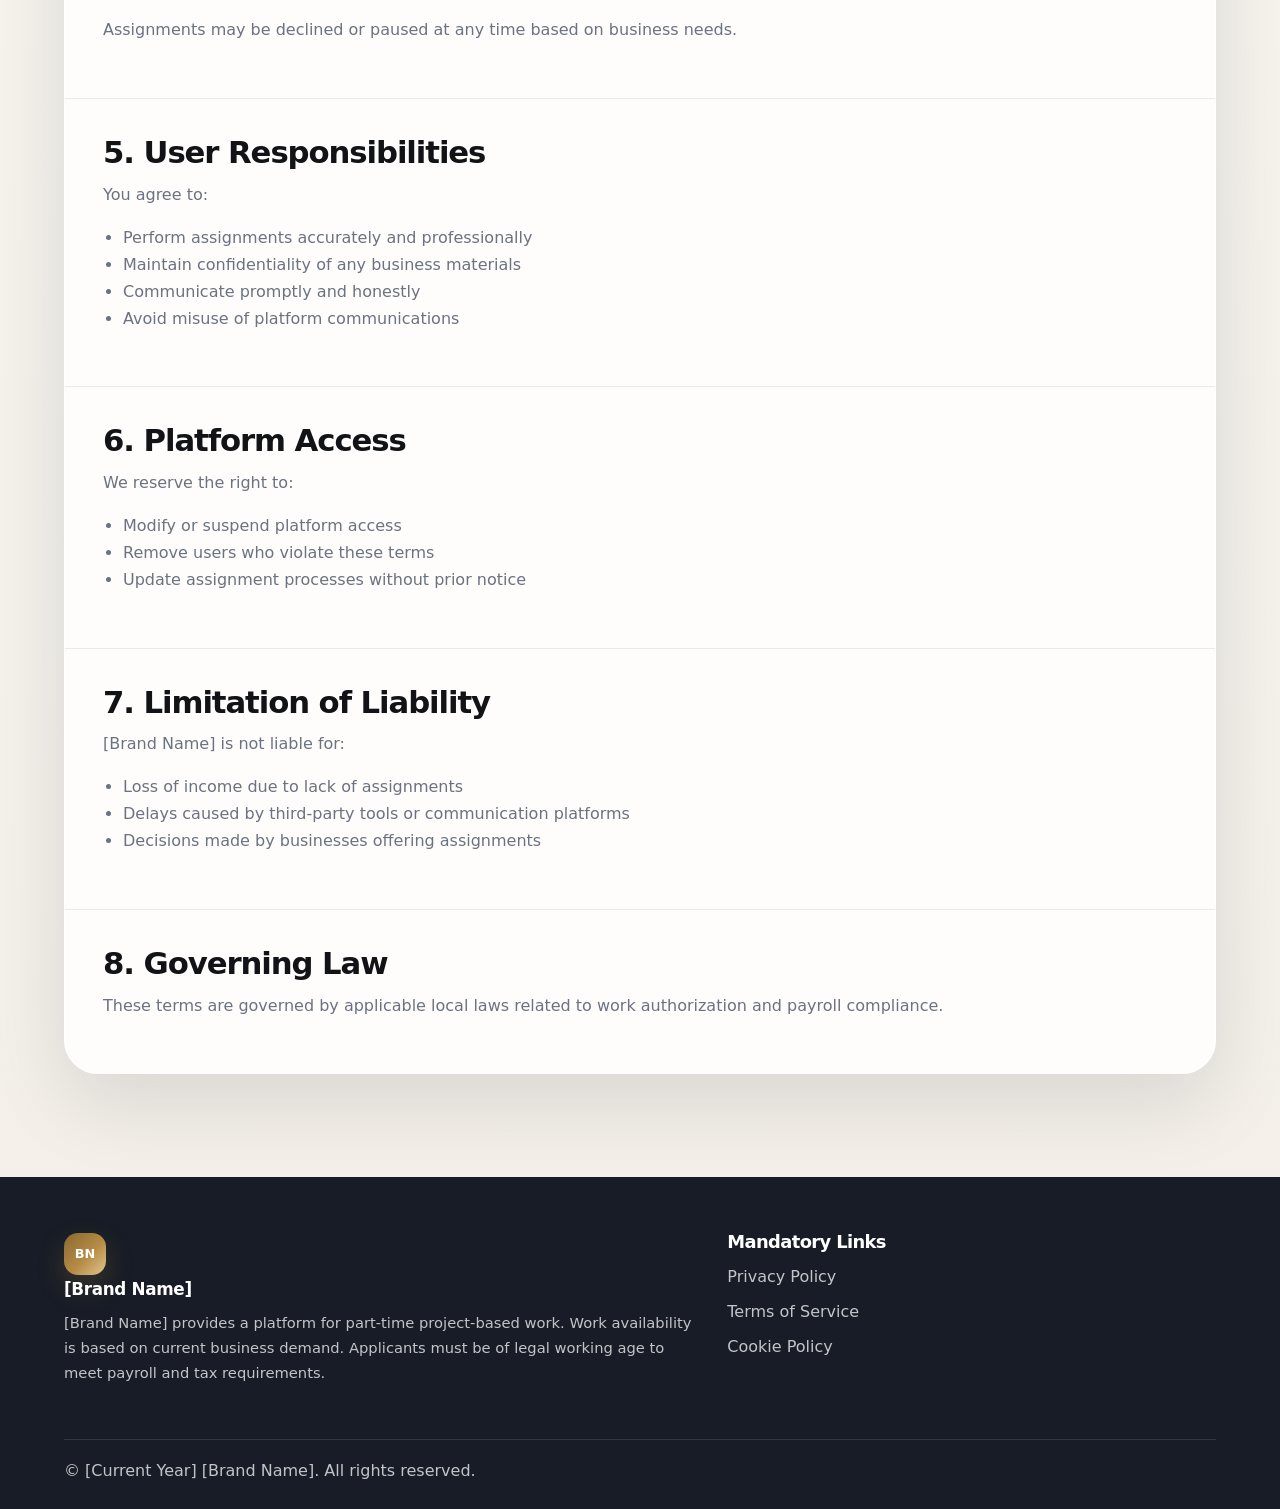
<file: terms.html>
<!doctype html>
<html lang="en">
<head>
  <meta charset="utf-8" />
  <meta name="viewport" content="width=device-width, initial-scale=1" />
  <meta name="robots" content="index, follow" />
  <meta name="description" content="Terms of Service" />
  <title>Terms of Service | [Brand Name]</title>
  <link rel="stylesheet" href="assets/style.css" />
</head>
<body>
  <header class="site-header">
    <a class="brand" href="index.html" aria-label="[Brand Name] Home">
      <span class="brand-mark">BN</span>
      <span class="brand-text">[Brand Name]</span>
    </a>
    <nav class="nav" aria-label="Primary navigation">
      <a href="index.html#how-it-works">How it Works</a>
      <a href="index.html#assignments">All Assignments</a>
      <a href="index.html#eligibility">Eligibility</a>
      <a class="nav-cta" href="index.html#join">Join Now</a>
    </nav>
  </header>

  <main class="legal-main">
    <section class="legal-hero premium-hero">
      <p class="eyebrow">Terms of Service</p>
      <h1>Terms of Service</h1>
      <p>Last Updated: [Insert Date]</p>
      <p>These Terms of Service govern your use of the [Brand Name] platform and registry. By accessing our site or submitting an application, you agree to these terms.</p>
    </section>

    <article class="legal-document premium-doc">
      <section>
        <h2>1. Platform Purpose</h2>
        <p>[Brand Name] operates a professional registry that connects eligible individuals with part-time, project-based digital assignments offered by businesses.</p>
        <p>We do not guarantee:</p>
        <ul>
          <li>Continuous work</li>
          <li>Minimum income</li>
          <li>Assignment availability</li>
        </ul>
        <p>All assignments are subject to current business demand.</p>
      </section>
      <section>
        <h2>2. Eligibility</h2>
        <p>To use our platform, you must:</p>
        <ul>
          <li>Be 21 years of age or older</li>
          <li>Be legally eligible to perform paid work</li>
          <li>Possess basic digital literacy and professional conduct</li>
        </ul>
        <p>Providing false or misleading information may result in removal from the registry.</p>
      </section>
      <section>
        <h2>3. Assignments &amp; Payments</h2>
        <ul>
          <li>Assignments are offered on a project-by-project basis</li>
          <li>Acceptance of an assignment is voluntary</li>
          <li>Payment terms, scope, and timelines are defined per assignment</li>
          <li>Payment is issued only upon satisfactory completion of assigned tasks</li>
          <li>[Brand Name] does not charge applicants hidden fees for joining the registry.</li>
        </ul>
      </section>
      <section>
        <h2>4. No Employment Guarantee</h2>
        <p>Joining the registry does not create:</p>
        <ul>
          <li>An employer–employee relationship</li>
          <li>Guaranteed employment</li>
          <li>Exclusive engagement</li>
        </ul>
        <p>Assignments may be declined or paused at any time based on business needs.</p>
      </section>
      <section>
        <h2>5. User Responsibilities</h2>
        <p>You agree to:</p>
        <ul>
          <li>Perform assignments accurately and professionally</li>
          <li>Maintain confidentiality of any business materials</li>
          <li>Communicate promptly and honestly</li>
          <li>Avoid misuse of platform communications</li>
        </ul>
      </section>
      <section>
        <h2>6. Platform Access</h2>
        <p>We reserve the right to:</p>
        <ul>
          <li>Modify or suspend platform access</li>
          <li>Remove users who violate these terms</li>
          <li>Update assignment processes without prior notice</li>
        </ul>
      </section>
      <section>
        <h2>7. Limitation of Liability</h2>
        <p>[Brand Name] is not liable for:</p>
        <ul>
          <li>Loss of income due to lack of assignments</li>
          <li>Delays caused by third-party tools or communication platforms</li>
          <li>Decisions made by businesses offering assignments</li>
        </ul>
      </section>
      <section>
        <h2>8. Governing Law</h2>
        <p>These terms are governed by applicable local laws related to work authorization and payroll compliance.</p>
      </section>
    </article>
  </main>

  <footer class="site-footer">
    <div class="footer-brand-wrap">
      <a class="brand footer-brand" href="index.html" aria-label="[Brand Name] Home">
        <span class="brand-mark">BN</span>
        <span class="brand-text">[Brand Name]</span>
      </a>
      <p class="disclaimer">[Brand Name] provides a platform for part-time project-based work. Work availability is based on current business demand. Applicants must be of legal working age to meet payroll and tax requirements.</p>
    </div>
    <div class="footer-links">
      <h3>Mandatory Links</h3>
      <a href="privacy.html">Privacy Policy</a>
      <a href="terms.html">Terms of Service</a>
      <a href="cookie.html">Cookie Policy</a>
    </div>
    <p class="copyright">© [Current Year] [Brand Name]. All rights reserved.</p>
  </footer>
</body>
</html>
</file>
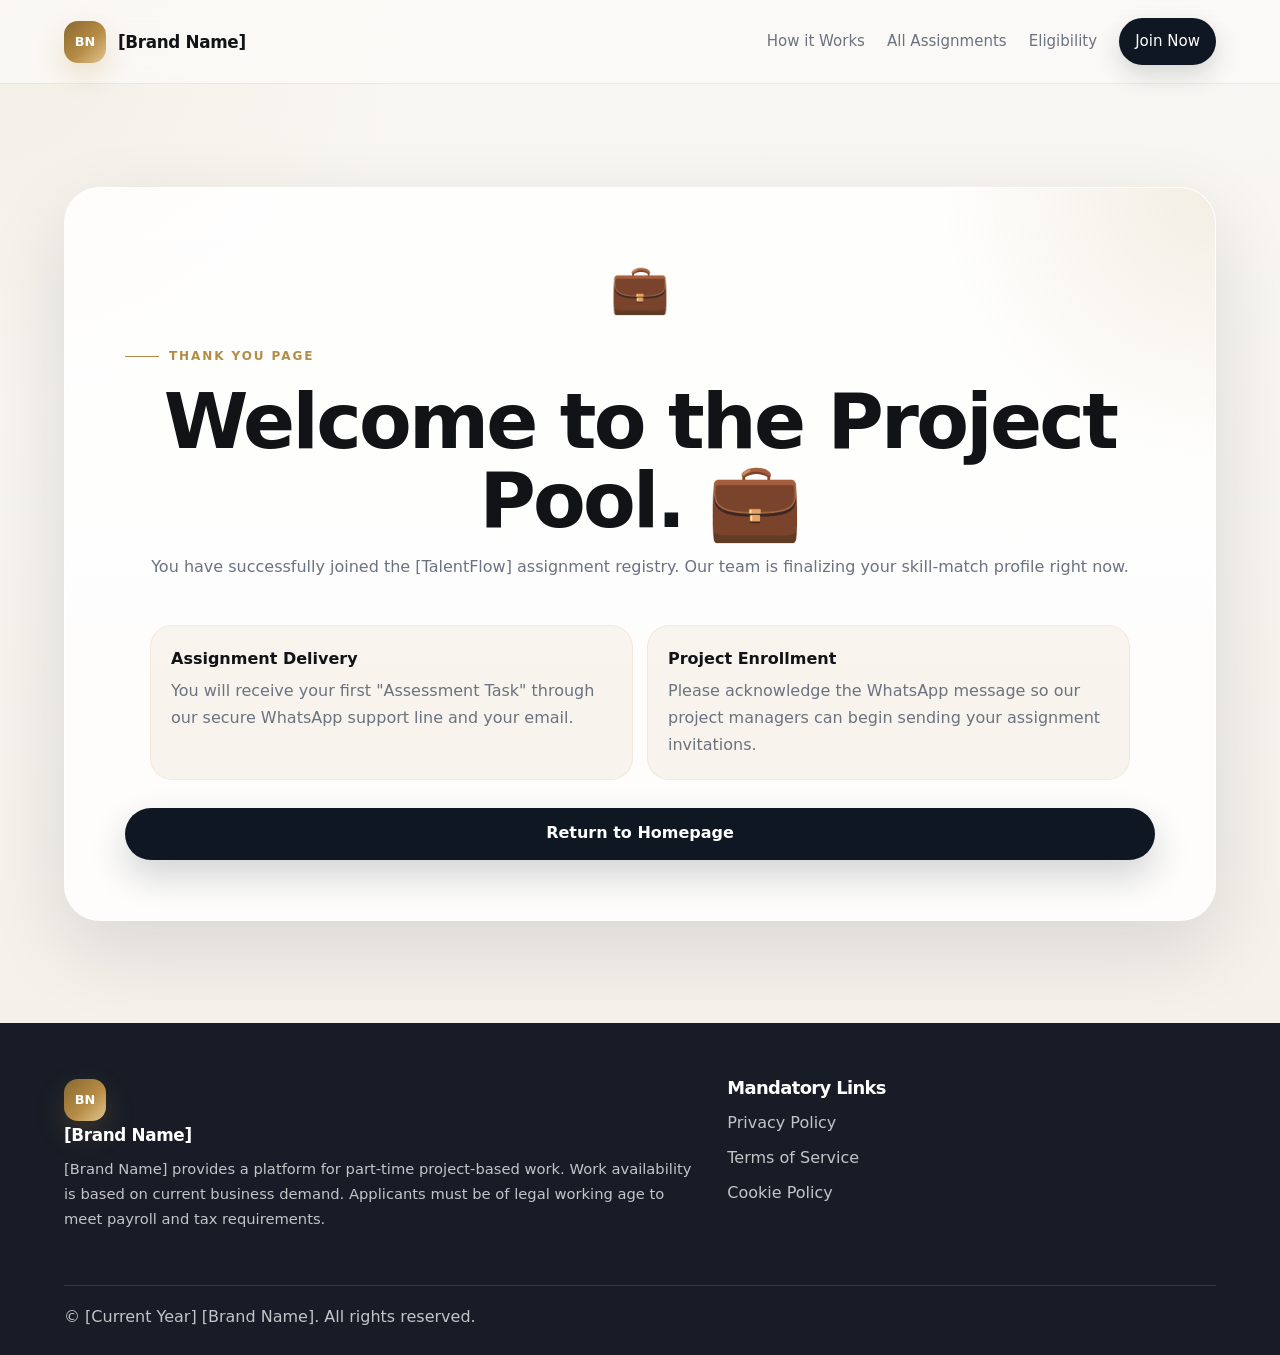
<file: thank-you.html>
<!doctype html>
<html lang="en">
<head>
  <meta charset="utf-8" />
  <meta name="viewport" content="width=device-width, initial-scale=1" />
  <meta name="robots" content="noindex, follow" />
  <meta name="description" content="Welcome to the Project Pool." />
  <title>Welcome to the Project Pool | [Brand Name]</title>
  <link rel="stylesheet" href="assets/style.css" />
</head>
<body>
  <header class="site-header">
    <a class="brand" href="index.html" aria-label="[Brand Name] Home">
      <span class="brand-mark">BN</span>
      <span class="brand-text">[Brand Name]</span>
    </a>
    <nav class="nav" aria-label="Primary navigation">
      <a href="index.html#how-it-works">How it Works</a>
      <a href="index.html#assignments">All Assignments</a>
      <a href="index.html#eligibility">Eligibility</a>
      <a class="nav-cta" href="index.html#join">Join Now</a>
    </nav>
  </header>

  <main class="thank-main">
    <section class="thank-card premium">
      <div class="thank-icon">💼</div>
      <p class="eyebrow">Thank You Page</p>
      <h1>Welcome to the Project Pool. 💼</h1>
      <p>You have successfully joined the [TalentFlow] assignment registry. Our team is finalizing your skill-match profile right now.</p>

      <div class="thank-next">
        <article>
          <strong>Assignment Delivery</strong>
          <span>You will receive your first "Assessment Task" through our secure WhatsApp support line and your email.</span>
        </article>
        <article>
          <strong>Project Enrollment</strong>
          <span>Please acknowledge the WhatsApp message so our project managers can begin sending your assignment invitations.</span>
        </article>
      </div>

      <a class="button primary" href="index.html">Return to Homepage</a>
    </section>
  </main>

  <footer class="site-footer">
    <div class="footer-brand-wrap">
      <a class="brand footer-brand" href="index.html" aria-label="[Brand Name] Home">
        <span class="brand-mark">BN</span>
        <span class="brand-text">[Brand Name]</span>
      </a>
      <p class="disclaimer">[Brand Name] provides a platform for part-time project-based work. Work availability is based on current business demand. Applicants must be of legal working age to meet payroll and tax requirements.</p>
    </div>
    <div class="footer-links">
      <h3>Mandatory Links</h3>
      <a href="privacy.html">Privacy Policy</a>
      <a href="terms.html">Terms of Service</a>
      <a href="cookie.html">Cookie Policy</a>
    </div>
    <p class="copyright">© [Current Year] [Brand Name]. All rights reserved.</p>
  </footer>
</body>
</html>
</file>
<file: assets/style.css>
:root {
  --ink: #111317;
  --muted: #6b7280;
  --paper: #f7f4ef;
  --paper-2: #fbfaf8;
  --white: #ffffff;
  --navy: #0f1722;
  --charcoal: #171c26;
  --gold: #b58b45;
  --gold-soft: #e8d6b2;
  --line: rgba(17, 24, 39, 0.12);
  --overlay: rgba(9, 14, 23, 0.48);
  --shadow: 0 28px 80px rgba(15, 23, 34, 0.12);
  --soft-shadow: 0 12px 30px rgba(15, 23, 34, 0.08);
  --gradient-gold: linear-gradient(135deg, #8a6830 0%, #b58b45 55%, #e2c58f 100%);
}

* { box-sizing: border-box; }
html { scroll-behavior: smooth; }
body {
  margin: 0;
  color: var(--ink);
  background:
    radial-gradient(circle at top left, rgba(181,139,69,.07), transparent 22%),
    linear-gradient(180deg, #f9f7f3 0%, #f3efe8 100%);
  font-family: Inter, ui-sans-serif, system-ui, -apple-system, BlinkMacSystemFont, "Segoe UI", sans-serif;
  line-height: 1.68;
}
a { color: inherit; text-decoration: none; }
img { display: block; width: 100%; }
p { margin: 0 0 1rem; color: var(--muted); }
h1, h2, h3 {
  margin: 0 0 .8rem;
  line-height: 1.04;
  letter-spacing: -.035em;
}
h1 { font-size: clamp(2.8rem, 6vw, 5.8rem); }
h2 { font-size: clamp(2rem, 4vw, 3.8rem); }
h3 { font-size: 1.12rem; }

.site-header {
  position: sticky;
  top: 0;
  z-index: 100;
  display: flex;
  align-items: center;
  justify-content: space-between;
  gap: 1rem;
  padding: 18px clamp(20px, 5vw, 72px);
  background: rgba(251, 250, 248, .78);
  backdrop-filter: blur(16px);
  border-bottom: 1px solid rgba(17, 24, 39, 0.08);
}
.brand {
  display: inline-flex;
  align-items: center;
  gap: 12px;
  font-weight: 850;
  font-size: 1.05rem;
}
.brand-mark {
  width: 42px;
  height: 42px;
  display: grid;
  place-items: center;
  border-radius: 14px;
  background: var(--gradient-gold);
  color: #fff;
  box-shadow: 0 12px 28px rgba(181,139,69,.24);
  font-size: .8rem;
}
.brand-text {
  letter-spacing: -.02em;
}
.nav {
  display: flex;
  align-items: center;
  gap: 22px;
  color: var(--muted);
  font-size: .94rem;
}
.nav a:hover {
  color: var(--navy);
}
.nav-cta {
  padding: 11px 16px;
  border-radius: 999px;
  background: var(--navy);
  color: #fff !important;
  box-shadow: 0 10px 24px rgba(15,23,34,.16);
}

.eyebrow {
  display: inline-flex;
  align-items: center;
  gap: 10px;
  margin-bottom: .95rem;
  color: var(--gold);
  text-transform: uppercase;
  letter-spacing: .16em;
  font-size: .75rem;
  font-weight: 900;
}
.eyebrow::before {
  content: "";
  width: 34px;
  height: 1px;
  background: var(--gold);
}
.eyebrow.light {
  color: rgba(255,255,255,.82);
}
.eyebrow.light::before {
  background: rgba(255,255,255,.65);
}
.button {
  display: inline-flex;
  align-items: center;
  justify-content: center;
  min-height: 52px;
  padding: 0 24px;
  border-radius: 999px;
  border: 1px solid transparent;
  font-weight: 850;
  cursor: pointer;
  transition: .2s ease;
}
.button:hover { transform: translateY(-1px); }
.button.primary {
  color: #fff;
  background: var(--navy);
  box-shadow: 0 16px 36px rgba(15,23,34,.18);
}
.button.full { width: 100%; }

.hero-photo-first {
  position: relative;
  min-height: 86vh;
  display: grid;
  place-items: center;
  overflow: hidden;
}
.hero-backdrop,
.hero-overlay {
  position: absolute;
  inset: 0;
}
.hero-backdrop img {
  width: 100%;
  height: 100%;
  object-fit: cover;
}
.hero-overlay {
  background:
    linear-gradient(90deg, rgba(10,14,22,.72) 0%, rgba(10,14,22,.46) 38%, rgba(10,14,22,.34) 100%),
    linear-gradient(180deg, rgba(10,14,22,.10) 0%, rgba(10,14,22,.44) 100%);
}
.hero-content {
  position: relative;
  z-index: 2;
  width: 100%;
  padding: clamp(46px, 8vw, 118px) clamp(20px, 5vw, 72px);
}
.hero-panel {
  max-width: 690px;
  padding: clamp(28px, 5vw, 44px);
  border-radius: 34px;
  background: rgba(255,255,255,.10);
  border: 1px solid rgba(255,255,255,.14);
  box-shadow: var(--shadow);
  backdrop-filter: blur(12px);
}
.hero-panel h1,
.hero-panel p {
  color: #fff;
}
.lead {
  font-size: clamp(1.08rem, 2vw, 1.26rem);
  max-width: 620px;
}
.hero-panel .button { margin-top: 18px; }

.image-ribbon,
.assignments-premium,
.steps-section,
.form-photo-section,
.legal-main {
  padding: clamp(58px, 8vw, 110px) clamp(20px, 5vw, 72px);
}

.image-ribbon {
  display: grid;
  grid-template-columns: .8fr 1.2fr .8fr;
  gap: 20px;
  align-items: stretch;
}
.image-ribbon figure {
  margin: 0;
  border-radius: 30px;
  overflow: hidden;
  box-shadow: var(--shadow);
  min-height: 520px;
}
.image-ribbon figure img {
  height: 100%;
  object-fit: cover;
}
.ribbon-copy {
  padding: clamp(26px, 4vw, 40px);
  border-radius: 34px;
  background: rgba(255,255,255,.78);
  border: 1px solid rgba(255,255,255,.86);
  box-shadow: var(--shadow);
  display: flex;
  flex-direction: column;
  justify-content: center;
}
.why-points {
  display: grid;
  gap: 14px;
  margin-top: 16px;
}
.why-points article {
  padding: 18px 20px;
  border-radius: 22px;
  background: rgba(181,139,69,.08);
}
.why-points strong,
.why-points span { display: block; }
.why-points span { color: var(--muted); margin-top: 4px; }

.section-heading {
  max-width: 860px;
  margin-bottom: 34px;
}
.section-heading.centered {
  text-align: center;
  margin-left: auto;
  margin-right: auto;
}

.assignment-photo-grid {
  display: grid;
  grid-template-columns: repeat(4, minmax(0, 1fr));
  gap: 18px;
}
.assignment-card {
  overflow: hidden;
  border-radius: 28px;
  background: rgba(255,255,255,.82);
  border: 1px solid rgba(255,255,255,.9);
  box-shadow: var(--soft-shadow);
}
.assignment-card img {
  height: 210px;
  object-fit: cover;
}
.assignment-card div {
  padding: 20px;
}
.assignment-card p { margin-bottom: 0; }

.eligibility-premium {
  display: grid;
  grid-template-columns: 1fr 1fr;
  gap: clamp(24px, 5vw, 56px);
  align-items: center;
  padding: 0 clamp(20px, 5vw, 72px) clamp(58px, 8vw, 110px);
}
.eligibility-photo {
  border-radius: 36px;
  overflow: hidden;
  min-height: 580px;
  box-shadow: var(--shadow);
}
.eligibility-photo img {
  height: 100%;
  object-fit: cover;
}
.eligibility-content {
  padding: clamp(28px, 4vw, 42px);
  border-radius: 34px;
  background: var(--navy);
  color: #fff;
  box-shadow: var(--shadow);
}
.eligibility-content h2,
.eligibility-content p {
  color: #fff;
}
.eligibility-content .eyebrow {
  color: rgba(255,255,255,.82);
}
.eligibility-content .eyebrow::before {
  background: rgba(255,255,255,.72);
}
.standard-list {
  display: grid;
  gap: 14px;
  margin-top: 18px;
}
.standard-list article {
  padding: 18px 20px;
  border-radius: 22px;
  background: rgba(255,255,255,.08);
  border: 1px solid rgba(255,255,255,.10);
}
.standard-list strong,
.standard-list span { display: block; }
.standard-list span { color: rgba(255,255,255,.74); margin-top: 4px; }

.steps-grid {
  display: grid;
  grid-template-columns: repeat(3, minmax(0, 1fr));
  gap: 18px;
}
.steps-grid article {
  padding: 26px;
  border-radius: 28px;
  background: rgba(255,255,255,.82);
  border: 1px solid rgba(255,255,255,.9);
  box-shadow: var(--soft-shadow);
}
.steps-grid span {
  display: inline-flex;
  margin-bottom: 18px;
  color: var(--gold);
  font-weight: 900;
  letter-spacing: .12em;
}

.form-photo-section {
  display: grid;
  grid-template-columns: .95fr 1.05fr;
  gap: clamp(24px, 5vw, 56px);
  align-items: center;
}
.form-photo {
  border-radius: 34px;
  overflow: hidden;
  min-height: 640px;
  box-shadow: var(--shadow);
}
.form-photo img {
  height: 100%;
  object-fit: cover;
}
.form-card {
  padding: clamp(28px, 5vw, 44px);
  border-radius: 34px;
  background: rgba(255,255,255,.82);
  border: 1px solid rgba(255,255,255,.9);
  box-shadow: var(--shadow);
}
.registry-form {
  display: grid;
  gap: 14px;
  margin-top: 20px;
}
.registry-form label:not(.checkbox-row) {
  display: block;
  margin-bottom: 7px;
  font-weight: 850;
  font-size: .92rem;
}
input, select {
  width: 100%;
  height: 52px;
  padding: 0 14px;
  border-radius: 16px;
  border: 1px solid rgba(17, 24, 39, 0.14);
  background: #fff;
  font: inherit;
}
input:focus, select:focus {
  outline: 3px solid rgba(181,139,69,.16);
  border-color: rgba(181,139,69,.40);
}
.checkbox-row {
  display: flex;
  gap: 10px;
  align-items: flex-start;
  color: var(--muted);
  font-size: .9rem;
}
.checkbox-row input {
  width: auto;
  height: auto;
  margin-top: 5px;
  accent-color: var(--gold);
}
.recaptcha-box {
  height: 72px;
  display: grid;
  place-items: center;
  border-radius: 18px;
  border: 1px dashed rgba(17,24,39,.18);
  background: var(--paper-2);
  color: var(--muted);
  font-weight: 800;
}

.thank-main {
  min-height: 72vh;
  display: grid;
  place-items: center;
  padding: clamp(58px, 8vw, 110px) clamp(20px, 5vw, 72px);
}
.thank-card {
  max-width: 840px;
  width: 100%;
  text-align: center;
  padding: clamp(32px, 6vw, 60px);
  border-radius: 36px;
  background: rgba(255,255,255,.84);
  border: 1px solid rgba(255,255,255,.9);
  box-shadow: var(--shadow);
}
.thank-card.premium {
  background:
    radial-gradient(circle at top right, rgba(181,139,69,.14), transparent 20%),
    rgba(255,255,255,.84);
}
.thank-icon {
  font-size: 3rem;
  margin-bottom: 18px;
}
.thank-next {
  display: grid;
  gap: 14px;
  max-width: 660px;
  margin: 28px auto;
}
.thank-next article {
  padding: 20px;
  border-radius: 22px;
  background: rgba(181,139,69,.08);
  border: 1px solid rgba(181,139,69,.10);
  text-align: left;
}
.thank-next strong,
.thank-next span { display: block; }
.thank-next span { color: var(--muted); margin-top: 5px; }

.legal-main {
  padding-top: clamp(48px, 7vw, 84px);
}
.premium-hero {
  max-width: 960px;
  margin: 0 auto 32px;
}
.premium-doc {
  max-width: 960px;
  margin: 0 auto;
  border-radius: 34px;
  background: rgba(255,255,255,.84);
  border: 1px solid rgba(255,255,255,.9);
  box-shadow: var(--shadow);
  overflow: hidden;
}
.premium-doc section {
  padding: clamp(24px, 4vw, 38px);
  border-bottom: 1px solid rgba(17, 24, 39, 0.08);
}
.premium-doc section:last-child {
  border-bottom: 0;
}
.premium-doc h2 {
  font-size: clamp(1.35rem, 2.4vw, 2rem);
}
.premium-doc ul {
  padding-left: 20px;
  color: var(--muted);
}

.site-footer {
  display: grid;
  grid-template-columns: 1.3fr 1fr;
  gap: 28px;
  padding: 56px clamp(20px, 5vw, 72px) 24px;
  background: var(--charcoal);
  color: #fff;
}
.site-footer p,
.site-footer a { color: rgba(255,255,255,.74); }
.site-footer a { display: block; margin-bottom: 8px; }
.footer-brand { color: #fff !important; margin-bottom: 14px; }
.disclaimer {
  max-width: 720px;
  font-size: .92rem;
}
.copyright {
  grid-column: 1 / -1;
  border-top: 1px solid rgba(255,255,255,.12);
  padding-top: 18px;
  margin: 10px 0 0;
}

@media (max-width: 1120px) {
  .image-ribbon,
  .eligibility-premium,
  .form-photo-section,
  .site-footer {
    grid-template-columns: 1fr;
  }
  .assignment-photo-grid {
    grid-template-columns: repeat(2, minmax(0, 1fr));
  }
}
@media (max-width: 880px) {
  .nav { display: none; }
  .steps-grid {
    grid-template-columns: 1fr;
  }
  .hero-photo-first { min-height: 76vh; }
  .image-ribbon figure { min-height: 360px; }
}
@media (max-width: 620px) {
  h1 { font-size: 2.55rem; }
  .assignment-photo-grid {
    grid-template-columns: 1fr;
  }
  .hero-panel,
  .form-card,
  .eligibility-content,
  .thank-card {
    padding: 24px;
  }
  .button { width: 100%; }
}


/* Image quality + fallback improvements */
.image-fallback {
  background:
    linear-gradient(135deg, rgba(15, 23, 34, 0.92), rgba(181, 139, 69, 0.72)),
    radial-gradient(circle at 20% 20%, rgba(255,255,255,.18), transparent 24%);
  position: relative;
}
.image-fallback::before {
  content: "Image preview";
  position: absolute;
  inset: 0;
  display: grid;
  place-items: center;
  color: rgba(255,255,255,.78);
  font-weight: 850;
  letter-spacing: .08em;
  text-transform: uppercase;
  font-size: .82rem;
}
.assignment-card img,
.hero-backdrop img,
.image-ribbon figure img,
.eligibility-photo img,
.form-photo img {
  background: #eee8dd;
}
.hero-backdrop img {
  object-position: center 42%;
}
.image-ribbon figure:first-child img {
  object-position: center center;
}
.image-ribbon figure:last-child img {
  object-position: center center;
}
.assignment-card:nth-child(1) img { object-position: center center; }
.assignment-card:nth-child(2) img { object-position: center center; }
.assignment-card:nth-child(3) img { object-position: center center; }
.assignment-card:nth-child(4) img { object-position: center center; }
.assignment-card:nth-child(5) img { object-position: center center; }
.assignment-card:nth-child(6) img { object-position: center center; }
.assignment-card:nth-child(7) img { object-position: center center; }
.assignment-card:nth-child(8) img { object-position: center center; }

.assignment-card::after {
  content: "";
  display: block;
  height: 4px;
  background: var(--gradient-gold);
  opacity: .55;
}
.assignment-card div {
  min-height: 174px;
}


/* Full-image display fixes */
.hero-backdrop img,
.image-ribbon figure img,
.assignment-card img,
.eligibility-photo img,
.form-photo img {
  object-fit: contain;
  object-position: center center;
  background:
    radial-gradient(circle at 50% 40%, rgba(255,255,255,.28), transparent 28%),
    linear-gradient(135deg, #efe6d7, #d7c6ad);
}

/* keep hero photo dominant while showing full image */
.hero-backdrop {
  background:
    linear-gradient(135deg, #101722, #4a3924);
}
.hero-backdrop img {
  width: 100%;
  height: 100%;
  padding: 0;
}

/* for card photos: allow full image, not half-cropped */
.assignment-card img {
  height: 240px;
  padding: 10px;
}

/* taller photo areas can show full image without awkward cropping */
.image-ribbon figure,
.eligibility-photo,
.form-photo {
  background:
    linear-gradient(135deg, #f7f4ef, #e9ddca);
}

/* remove overly fixed tall crop feel */
.image-ribbon figure img,
.eligibility-photo img,
.form-photo img {
  padding: 14px;
}

/* Landing-width legal and thank you pages */
.legal-main,
.thank-main {
  padding-left: clamp(20px, 5vw, 72px);
  padding-right: clamp(20px, 5vw, 72px);
}

.premium-hero,
.premium-doc,
.thank-card {
  max-width: 100%;
  width: 100%;
}

.premium-hero {
  display: grid;
  grid-template-columns: minmax(0, 1fr);
  margin-left: 0;
  margin-right: 0;
}

.premium-doc {
  margin-left: 0;
  margin-right: 0;
}

.premium-doc section {
  max-width: 1180px;
  margin-left: auto;
  margin-right: auto;
}

.thank-card {
  max-width: none;
  min-height: 520px;
  display: grid;
  align-content: center;
}

.thank-next {
  max-width: 980px;
  grid-template-columns: repeat(2, minmax(0, 1fr));
}

@media (max-width: 880px) {
  .thank-next {
    grid-template-columns: 1fr;
  }
}

@media (max-width: 620px) {
  .assignment-card img {
    height: 220px;
  }
  .image-ribbon figure img,
  .eligibility-photo img,
  .form-photo img {
    padding: 8px;
  }
}


/* =========================================
   Landing page images: fill container fully
   User wants zoomed / no blank space
   ========================================= */

/* Hero image should fully cover */
.hero-backdrop {
  background: #111;
}
.hero-backdrop img {
  width: 100%;
  height: 100%;
  object-fit: cover !important;
  object-position: center center !important;
  padding: 0 !important;
  background: transparent !important;
}

/* Ribbon side images should be full and premium */
.image-ribbon figure {
  overflow: hidden;
}
.image-ribbon figure img {
  width: 100%;
  height: 100%;
  object-fit: cover !important;
  object-position: center center !important;
  padding: 0 !important;
  background: transparent !important;
}

/* Assignment cards should feel clean and fully filled */
.assignment-card {
  overflow: hidden;
}
.assignment-card img {
  width: 100%;
  height: 220px;
  object-fit: cover !important;
  object-position: center center !important;
  padding: 0 !important;
  background: transparent !important;
}

/* Eligibility and form section photos should also fully fill */
.eligibility-photo,
.form-photo {
  overflow: hidden;
}
.eligibility-photo img,
.form-photo img {
  width: 100%;
  height: 100%;
  object-fit: cover !important;
  object-position: center center !important;
  padding: 0 !important;
  background: transparent !important;
}

/* Remove decorative blank-looking backgrounds on landing image containers */
.image-ribbon figure,
.eligibility-photo,
.form-photo,
.assignment-card img,
.hero-backdrop img {
  background-image: none !important;
}

/* Better crop tuning per section */
.hero-backdrop img {
  object-position: center 38% !important;
}
.image-ribbon figure:first-child img {
  object-position: center center !important;
}
.image-ribbon figure:last-child img {
  object-position: center center !important;
}
.assignment-card:nth-child(1) img { object-position: center center !important; }
.assignment-card:nth-child(2) img { object-position: center center !important; }
.assignment-card:nth-child(3) img { object-position: center center !important; }
.assignment-card:nth-child(4) img { object-position: center center !important; }
.assignment-card:nth-child(5) img { object-position: center center !important; }
.assignment-card:nth-child(6) img { object-position: center center !important; }
.assignment-card:nth-child(7) img { object-position: center center !important; }
.assignment-card:nth-child(8) img { object-position: center center !important; }
.eligibility-photo img { object-position: center center !important; }
.form-photo img { object-position: center center !important; }

/* Keep legal / thank you wide as requested previously */
.legal-main,
.thank-main {
  padding-left: clamp(20px, 5vw, 72px);
  padding-right: clamp(20px, 5vw, 72px);
}

.premium-hero,
.premium-doc,
.thank-card {
  max-width: 100%;
  width: 100%;
}

.premium-hero {
  margin-left: 0;
  margin-right: 0;
}

.premium-doc {
  margin-left: 0;
  margin-right: 0;
}

.premium-doc section {
  max-width: 1180px;
  margin-left: auto;
  margin-right: auto;
}

.thank-card {
  max-width: none;
  min-height: 520px;
  display: grid;
  align-content: center;
}

.thank-next {
  max-width: 980px;
  grid-template-columns: repeat(2, minmax(0, 1fr));
}

@media (max-width: 880px) {
  .thank-next {
    grid-template-columns: 1fr;
  }
  .assignment-card img {
    height: 210px;
  }
}

@media (max-width: 620px) {
  .assignment-card img {
    height: 200px;
  }
}



/* =========================================================
   TRUE COVER FIX
   User wants image to fully cover white area with no blanks
   ========================================================= */

/* Generic rule: image wrapper hides overflow */
.hero-backdrop,
.image-ribbon figure,
.assignment-card,
.eligibility-photo,
.form-photo {
  overflow: hidden !important;
}

/* Make image wrappers act like fixed visual frames */
.image-ribbon figure {
  display: block !important;
  height: 520px !important;
  min-height: 520px !important;
  max-height: 520px !important;
}

.assignment-card {
  display: flex !important;
  flex-direction: column !important;
}

.assignment-card > img {
  display: block !important;
  width: 100% !important;
  height: 240px !important;
  min-height: 240px !important;
  max-height: 240px !important;
  object-fit: cover !important;
  object-position: center center !important;
  padding: 0 !important;
  margin: 0 !important;
  background: transparent !important;
  flex: 0 0 240px !important;
}

/* Critical fix for ribbon / side visuals */
.image-ribbon figure > img {
  display: block !important;
  width: 100% !important;
  height: 100% !important;
  min-height: 100% !important;
  max-height: none !important;
  object-fit: cover !important;
  object-position: center center !important;
  padding: 0 !important;
  margin: 0 !important;
  background: transparent !important;
}

/* Hero must always cover full hero area */
.hero-backdrop > img {
  display: block !important;
  width: 100% !important;
  height: 100% !important;
  min-height: 100% !important;
  object-fit: cover !important;
  object-position: center 38% !important;
  padding: 0 !important;
  margin: 0 !important;
  background: transparent !important;
}

/* Eligibility section image */
.eligibility-photo {
  display: block !important;
  height: 580px !important;
  min-height: 580px !important;
}
.eligibility-photo > img {
  display: block !important;
  width: 100% !important;
  height: 100% !important;
  min-height: 100% !important;
  object-fit: cover !important;
  object-position: center center !important;
  padding: 0 !important;
  margin: 0 !important;
  background: transparent !important;
}

/* Form section image */
.form-photo {
  display: block !important;
  height: 640px !important;
  min-height: 640px !important;
}
.form-photo > img {
  display: block !important;
  width: 100% !important;
  height: 100% !important;
  min-height: 100% !important;
  object-fit: cover !important;
  object-position: center center !important;
  padding: 0 !important;
  margin: 0 !important;
  background: transparent !important;
}

/* Remove any leftover space from figures */
.image-ribbon figure img,
.assignment-card img,
.eligibility-photo img,
.form-photo img,
.hero-backdrop img {
  vertical-align: middle !important;
}

/* Mobile tune */
@media (max-width: 1120px) {
  .image-ribbon figure {
    height: 420px !important;
    min-height: 420px !important;
    max-height: 420px !important;
  }
  .eligibility-photo {
    height: 460px !important;
    min-height: 460px !important;
  }
  .form-photo {
    height: 500px !important;
    min-height: 500px !important;
  }
}

@media (max-width: 620px) {
  .image-ribbon figure {
    height: 320px !important;
    min-height: 320px !important;
    max-height: 320px !important;
  }
  .assignment-card > img {
    height: 210px !important;
    min-height: 210px !important;
    max-height: 210px !important;
    flex-basis: 210px !important;
  }
  .eligibility-photo {
    height: 320px !important;
    min-height: 320px !important;
  }
  .form-photo {
    height: 360px !important;
    min-height: 360px !important;
  }
}
</file>
